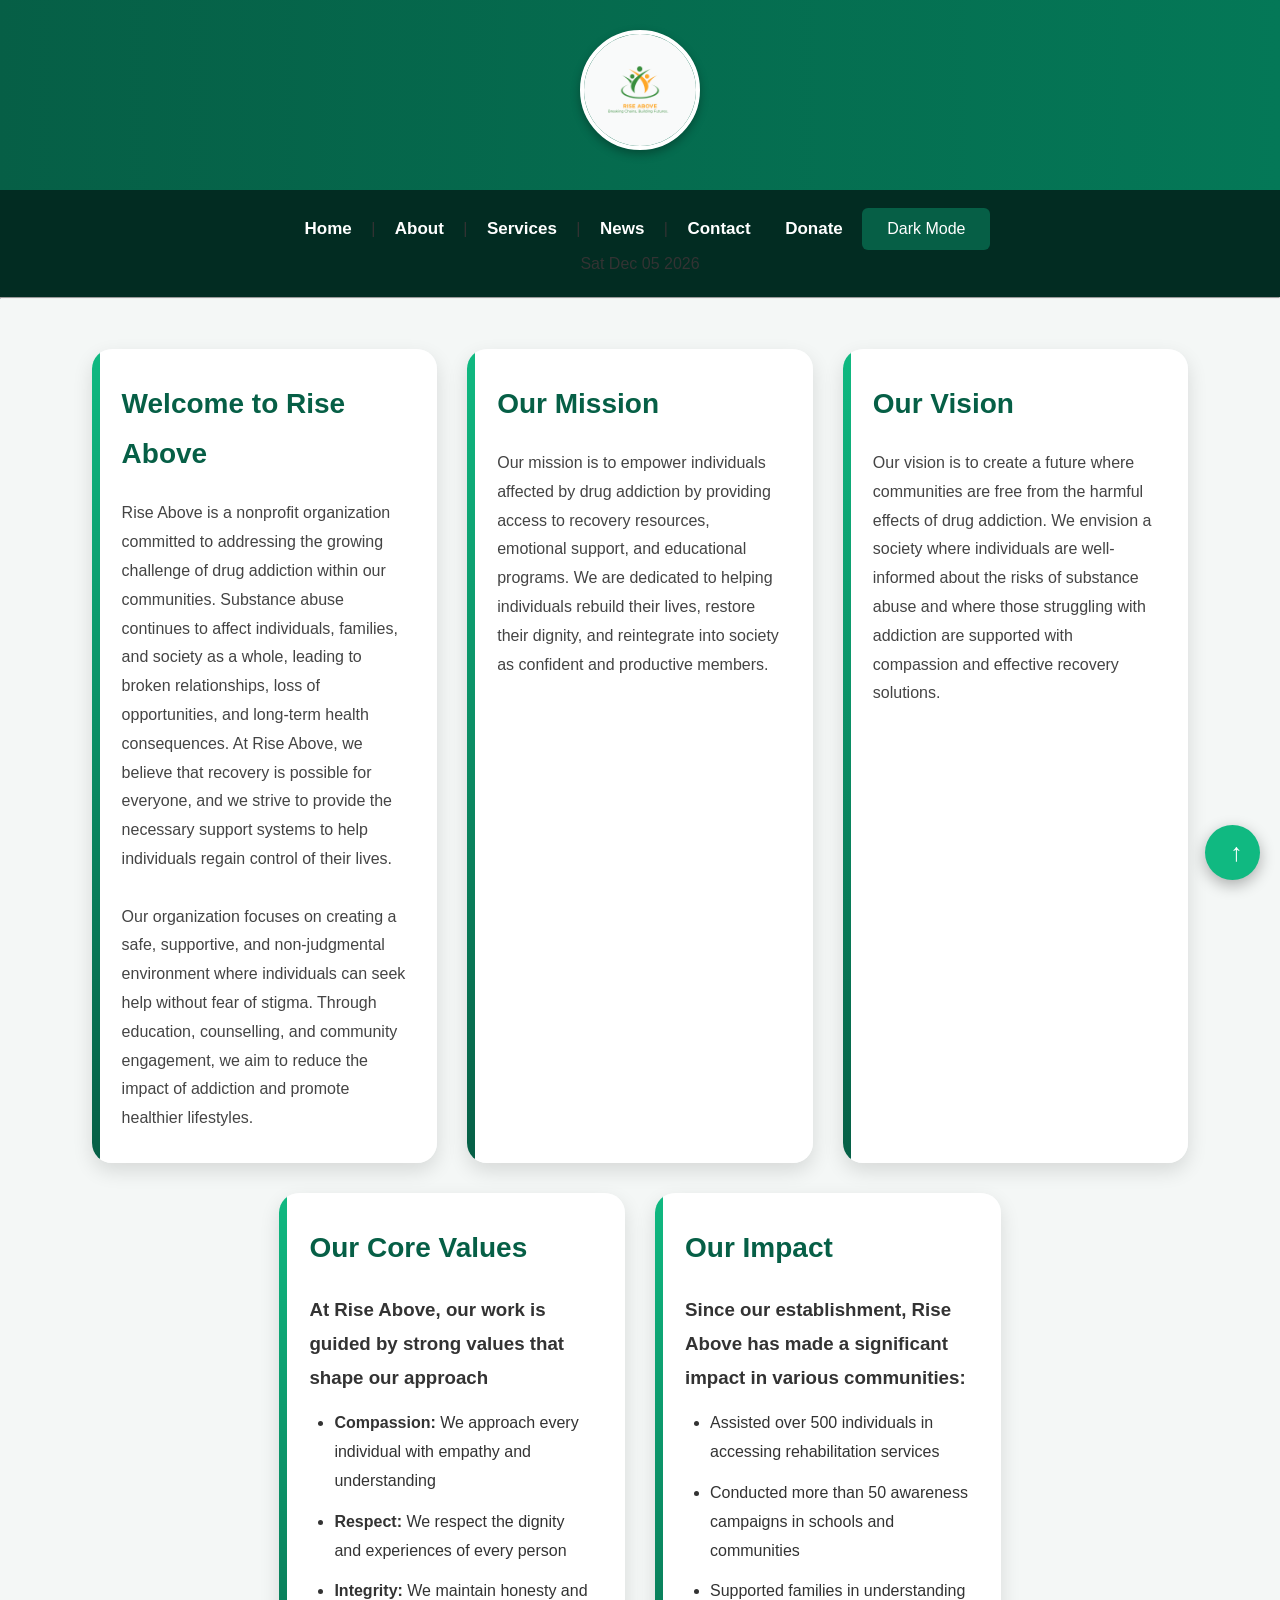
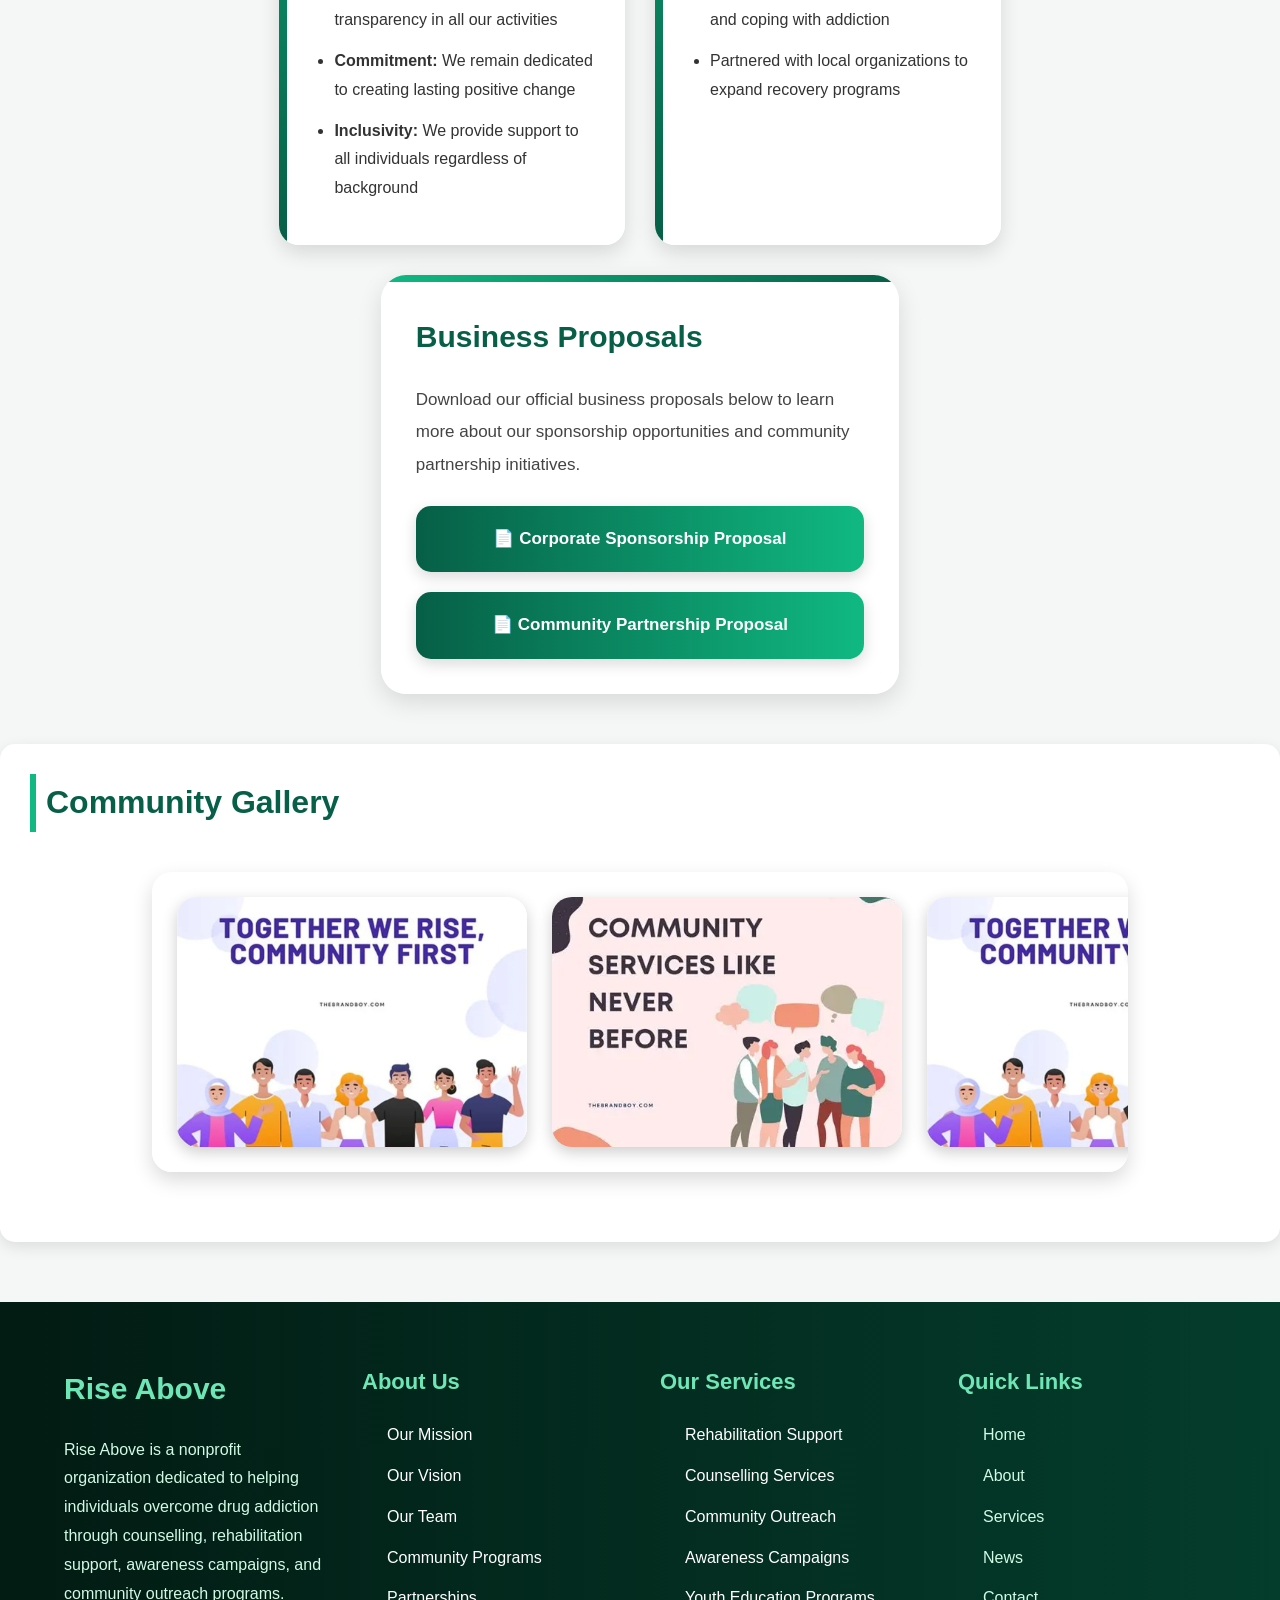
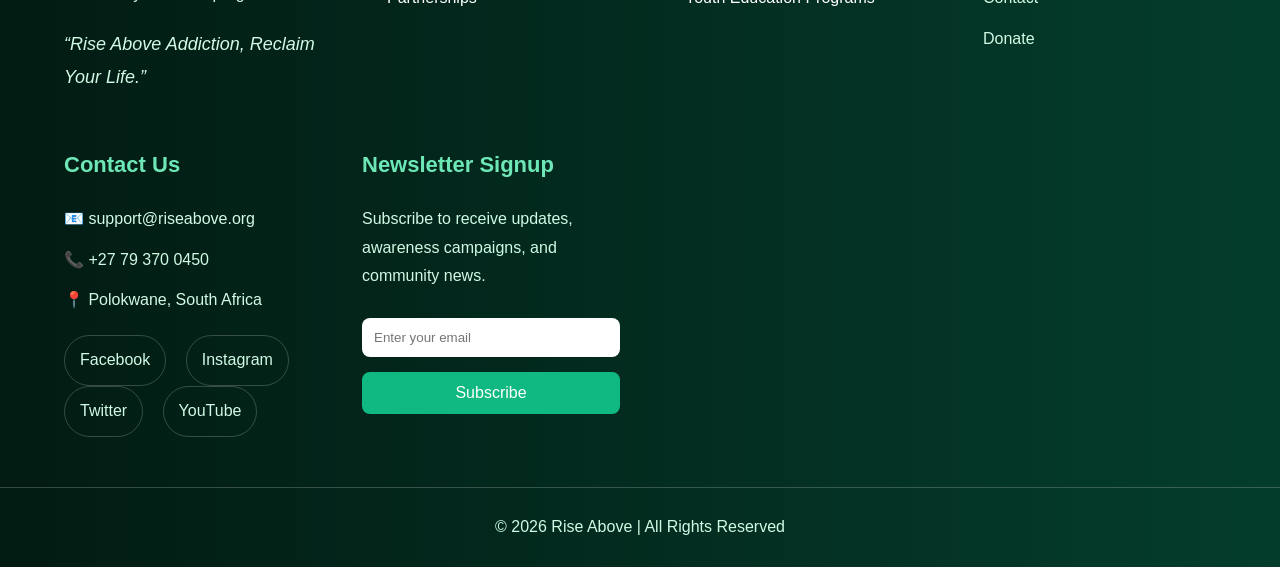
<file: index.html>
<!DOCTYPE html>
<html>
<head>
    <title>Rise Above - Home</title>
    <link rel="stylesheet" href="style.css">
</head>
<body>

<header>
    <img src="logo/Green and Orange Simple Charity & Donations Logo.png" alt="Rise Above Logo" width="100"><br>
</header>

<nav>
    <a href="index.html">Home</a> |
    <a href="about.html">About</a> |
    <a href="services.html">Services</a> |
    <a href="news.html">News</a> |
    <a href="contact.html">Contact</a>
    <a href="donate.html">Donate</a>

<button id="darkMode">
Dark Mode
</button>

<p id="today"></p>

</nav>

<hr>
<div class="info-container">
<div class="info-box">
<h2>Welcome to Rise Above</h2>
<p>Rise Above is a nonprofit organization committed to addressing the growing challenge of drug addiction within our communities. Substance abuse continues to affect individuals, families, and society as a whole, leading to broken relationships, loss of opportunities, and long-term health consequences. At Rise Above, we believe that recovery is possible for everyone, and we strive to provide the necessary support systems to help individuals regain control of their lives.
<br><br>
Our organization focuses on creating a safe, supportive, and non-judgmental environment where individuals can seek help without fear of stigma. Through education, counselling, and community engagement, we aim to reduce the impact of addiction and promote healthier lifestyles.</p>
</div>

<div class="info-box">
<h2>Our Mission</h2>
<p>Our mission is to empower individuals affected by drug addiction by providing access to recovery resources, emotional support, and educational programs. We are dedicated to helping individuals rebuild their lives, restore their dignity, and reintegrate into society as confident and productive members.</p>
</div>

<div class="info-box">
<h2>Our Vision</h2>
<p>Our vision is to create a future where communities are free from the harmful effects of drug addiction. We envision a society where individuals are well-informed about the risks of substance abuse and where those struggling with addiction are supported with compassion and effective recovery solutions.</p>
</div>

<div class="info-box">
<h2>Our Core Values</h2>
<h3>At Rise Above, our work is guided by strong values that shape our approach</h3>
<ul>
    <li> <b>Compassion:</b> We approach every individual with empathy and understanding</li>
    <li> <b>Respect:</b> We respect the dignity and experiences of every person</li>
    <li> <b>Integrity:</b> We maintain honesty and transparency in all our activities</li>
    <li> <b>Commitment:</b> We remain dedicated to creating lasting positive change</li>
    <li> <b>Inclusivity:</b> We provide support to all individuals regardless of background</li>
</ul>
</div>

<div class="info-box">
<h2>Our Impact</h2>
<h3>Since our establishment, Rise Above has made a significant impact in various communities:</h3>
<ul>
    <li>Assisted over 500 individuals in accessing rehabilitation services</li>
    <li>Conducted more than 50 awareness campaigns in schools and communities</li>
    <li>Supported families in understanding and coping with addiction</li>
    <li>Partnered with local organizations to expand recovery programs</li>
</ul>
</div>

<div class="about-box">

    <h2>Business Proposals</h2>

    <p class="proposal-text">
        Download our official business proposals below to learn more
        about our sponsorship opportunities and community partnership initiatives.
    </p>

    <div class="proposal-buttons">

        <a href="logo/Corporate Sponsorship Proposal.pdf" download>
            📄 Corporate Sponsorship Proposal
        </a>

        <a href="logo/Rise Above Non profit Website Document.pdf" download>
            📄 Community Partnership Proposal
        </a>

    </div>

</div>
</div>

<section>

<h2>Community Gallery</h2>

<div class="album-container">

    <div class="album-slider">

        <img src="logo/OIP (4).webp" alt="Helping people recover" class="gallery-image">
        <img src="logo/OIP (3).webp" alt="Community outreach" class="gallery-image">
        <img src="logo/OIP (4).webp" alt="Support programs" class="gallery-image">
        <img src="logo/OIP (3).webp" alt="Awareness campaign" class="gallery-image">

    </div>

</div>

</section>

<button id="topBtn">↑</button>

<footer>

<div class="footer-container">

    <!-- FOOTER BRAND -->
    <div class="footer-section">
        <h2>Rise Above</h2>

        <p>
            Rise Above is a nonprofit organization dedicated to helping
            individuals overcome drug addiction through counselling,
            rehabilitation support, awareness campaigns, and community outreach programs.
        </p>

        <p class="footer-slogan">
            “Rise Above Addiction, Reclaim Your Life.”
        </p>
    </div>

    <!-- ABOUT -->
    <div class="footer-section">
        <h3>About Us</h3>

        <ul>
            <li>Our Mission</li>
            <li>Our Vision</li>
            <li>Our Team</li>
            <li>Community Programs</li>
            <li>Partnerships</li>
        </ul>
    </div>

    <!-- SERVICES -->
    <div class="footer-section">
        <h3>Our Services</h3>

        <ul>
            <li>Rehabilitation Support</li>
            <li>Counselling Services</li>
            <li>Community Outreach</li>
            <li>Awareness Campaigns</li>
            <li>Youth Education Programs</li>
        </ul>
    </div>

    <!-- QUICK LINKS -->
    <div class="footer-section">
        <h3>Quick Links</h3>

        <ul>
            <li><a href="index.html">Home</a></li>
            <li><a href="about.html">About</a></li>
            <li><a href="services.html">Services</a></li>
            <li><a href="news.html">News</a></li>
            <li><a href="contact.html">Contact</a></li>
            <li><a href="donate.html">Donate</a></li>
        </ul>
    </div>

    <!-- CONTACT -->
    <div class="footer-section">
        <h3>Contact Us</h3>

        <p>📧 support@riseabove.org</p>
        <p>📞 +27 79 370 0450</p>
        <p>📍 Polokwane, South Africa</p>

        <div class="social-icons">
            <a href="#">Facebook</a>
            <a href="#">Instagram</a>
            <a href="#">Twitter</a>
            <a href="#">YouTube</a>
        </div>
    </div>

    <!-- NEWSLETTER -->
    <div class="footer-section newsletter">
        <h3>Newsletter Signup</h3>

        <p>
            Subscribe to receive updates, awareness campaigns,
            and community news.
        </p>

        <form id="newsletterForm">
            <input type="email" placeholder="Enter your email">
            <button type="submit">Subscribe</button>
        </form>
    </div>

</div>

<!-- FOOTER BOTTOM -->
<div class="footer-bottom">

    <p>&copy; <span id="year"></span> Rise Above | All Rights Reserved</p>

</div>

</footer>
<script src="script.js"></script>
</body>
</html>
</file>
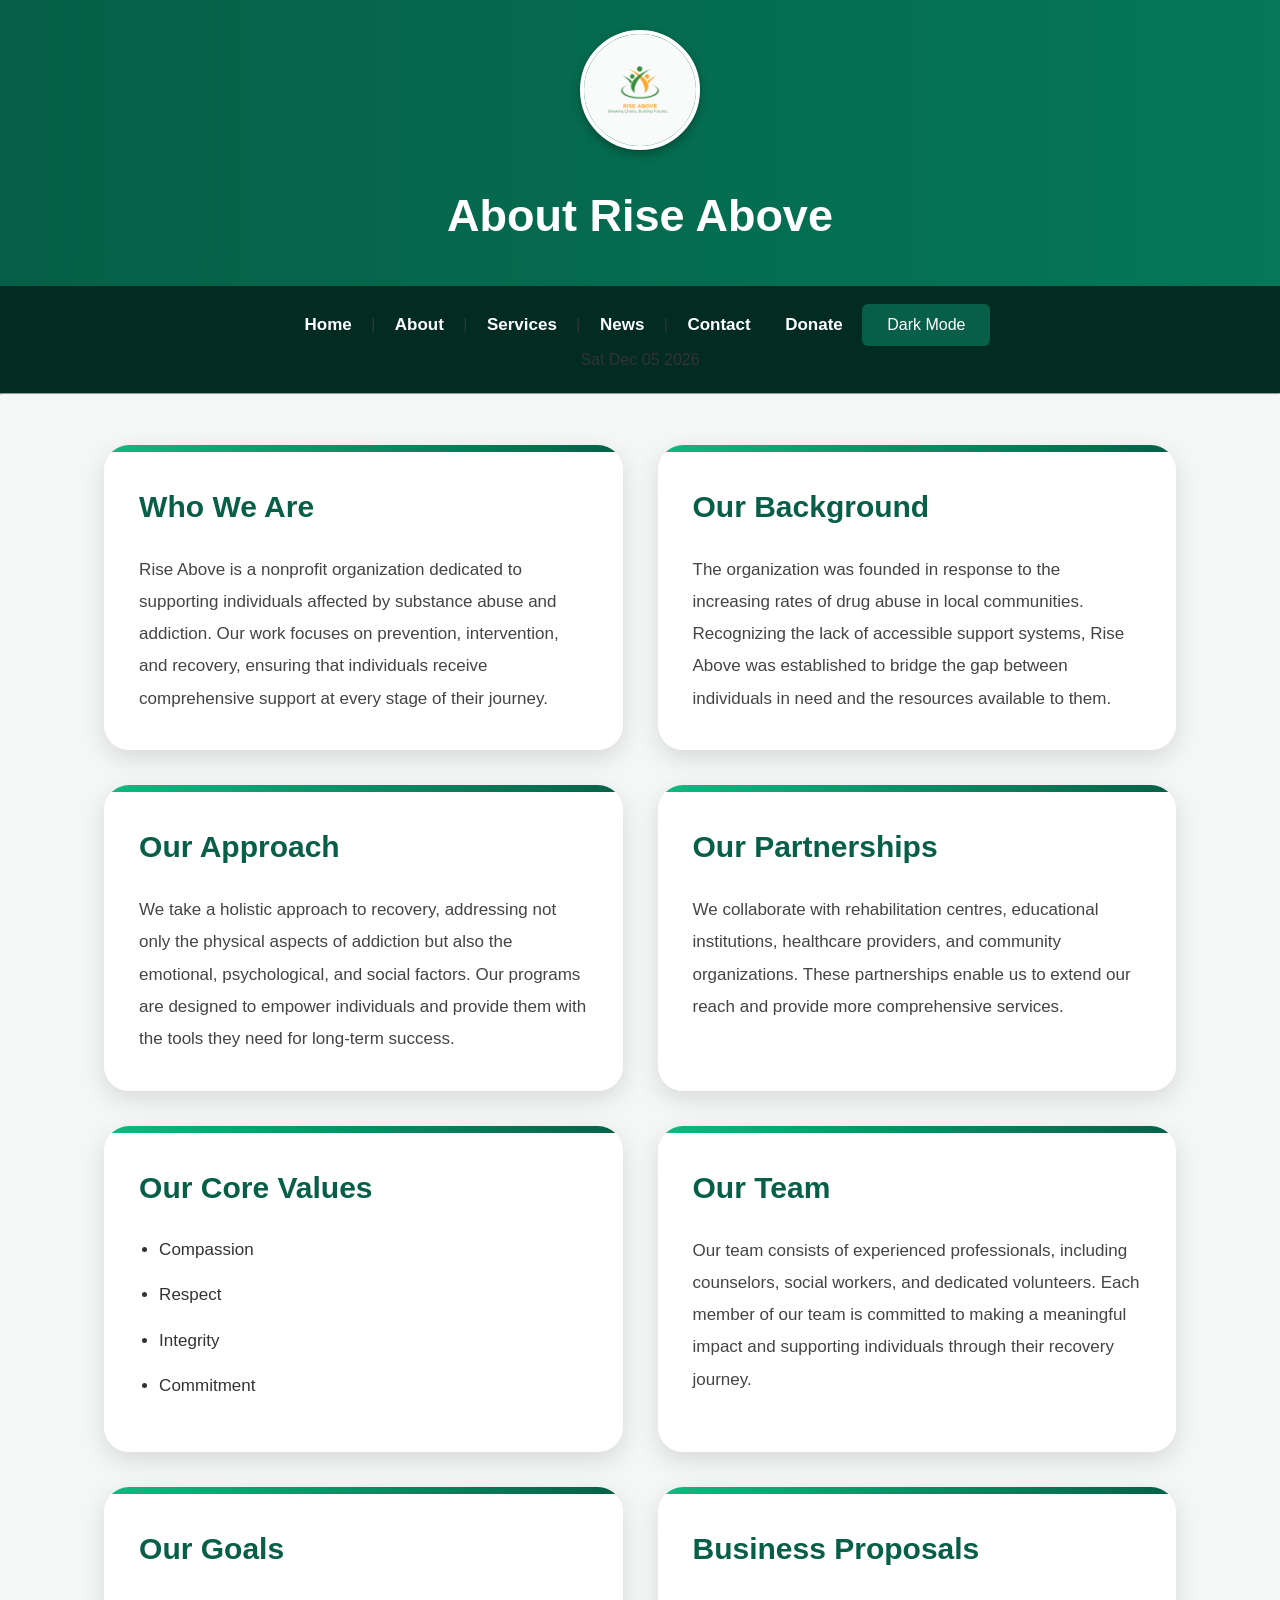
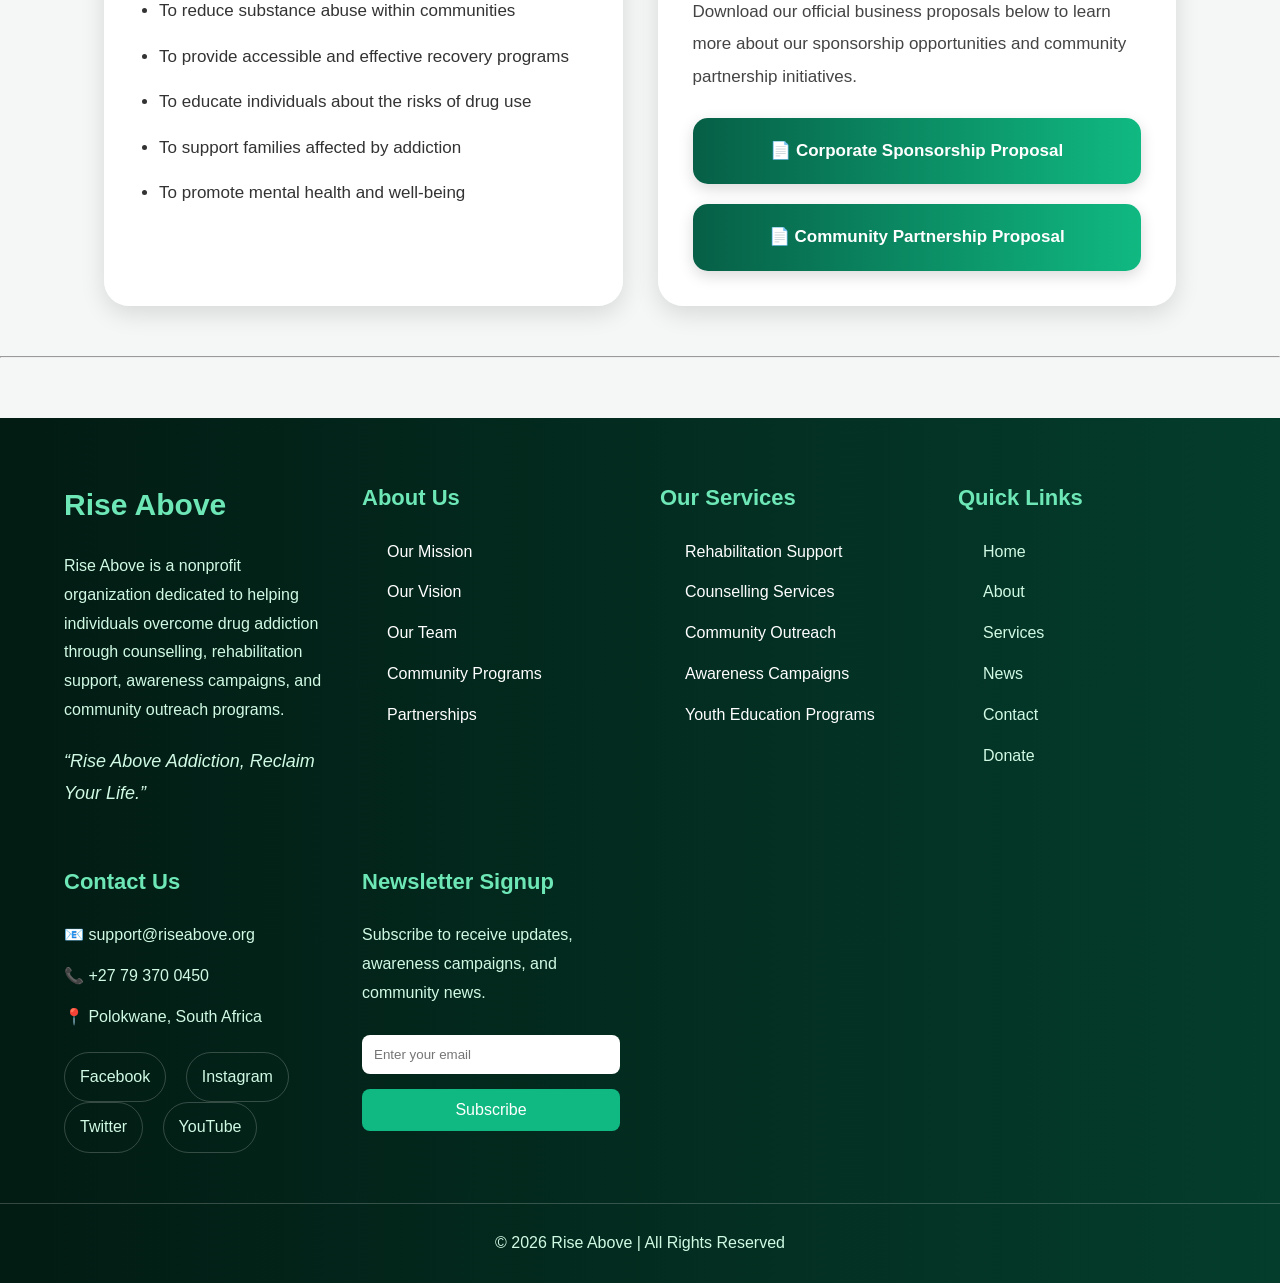
<file: about.html>
<!DOCTYPE html>
<html>
<head>
    <title>Rise Above - About Us</title>
    <link rel="stylesheet" href="style.css">
</head>
<body>

<header>
    <img src="logo/Green and Orange Simple Charity & Donations Logo.png" alt="Rise Above Logo" width="100"><br>
    <h1>About Rise Above</h1>
</header>
<nav>
    <a href="index.html">Home</a> |
    <a href="about.html">About</a> |
    <a href="services.html">Services</a> |
    <a href="news.html">News</a> |
    <a href="contact.html">Contact</a>
    <a href="donate.html">Donate</a>

<button id="darkMode">
Dark Mode
</button>

<p id="today"></p>

</nav>

<hr>
<div class="about-container">

<div class="about-box">
<h2>Who We Are</h2>
<p>Rise Above is a nonprofit organization dedicated to supporting individuals affected by substance abuse and addiction. Our work focuses on prevention, intervention, and recovery, ensuring that individuals receive comprehensive support at every stage of their journey.</p>
</div>

<div class="about-box">
<h2>Our Background</h2>
<p>The organization was founded in response to the increasing rates of drug abuse in local communities. Recognizing the lack of accessible support systems, Rise Above was established to bridge the gap between individuals in need and the resources available to them.</p>
</div>

<div class="about-box">
<h2>Our Approach</h2>
<p>We take a holistic approach to recovery, addressing not only the physical aspects of addiction but also the emotional, psychological, and social factors. Our programs are designed to empower individuals and provide them with the tools they need for long-term success.</p>
</div>

<div class="about-box">
<h2>Our Partnerships</h2>
<p>We collaborate with rehabilitation centres, educational institutions, healthcare providers, and community organizations. These partnerships enable us to extend our reach and provide more comprehensive services.</p>
</div>

<div class="about-box">
<h2>Our Core Values</h2>
<ul>
    <li>Compassion</li>
    <li>Respect</li>
    <li>Integrity</li>
    <li>Commitment</li>
</ul>
</div>

<div class="about-box">
<h2>Our Team</h2>
<p>Our team consists of experienced professionals, including counselors, social workers, and dedicated volunteers. Each member of our team is committed to making a meaningful impact and supporting individuals through their recovery journey.</p>
</div>

<div class="about-box">
<h2>Our Goals</h2>
<ul>
    <li>To reduce substance abuse within communities</li>
    <li>To provide accessible and effective recovery programs</li>
    <li>To educate individuals about the risks of drug use</li>
    <li>To support families affected by addiction</li>
    <li>To promote mental health and well-being</li>
</ul>
</div>

<div class="about-box">

    <h2>Business Proposals</h2>

    <p class="proposal-text">
        Download our official business proposals below to learn more
        about our sponsorship opportunities and community partnership initiatives.
    </p>

    <div class="proposal-buttons">

        <a href="logo/Corporate Sponsorship Proposal.pdf" download>
            📄 Corporate Sponsorship Proposal
        </a>

        <a href="logo/Rise Above Non profit Website Document.pdf" download>
            📄 Community Partnership Proposal
        </a>

    </div>

</div>

</div>

<hr>

<footer>

<div class="footer-container">

    <!-- FOOTER BRAND -->
    <div class="footer-section">
        <h2>Rise Above</h2>

        <p>
            Rise Above is a nonprofit organization dedicated to helping
            individuals overcome drug addiction through counselling,
            rehabilitation support, awareness campaigns, and community outreach programs.
        </p>

        <p class="footer-slogan">
            “Rise Above Addiction, Reclaim Your Life.”
        </p>
    </div>

    <!-- ABOUT -->
    <div class="footer-section">
        <h3>About Us</h3>

        <ul>
            <li>Our Mission</li>
            <li>Our Vision</li>
            <li>Our Team</li>
            <li>Community Programs</li>
            <li>Partnerships</li>
        </ul>
    </div>

    <!-- SERVICES -->
    <div class="footer-section">
        <h3>Our Services</h3>

        <ul>
            <li>Rehabilitation Support</li>
            <li>Counselling Services</li>
            <li>Community Outreach</li>
            <li>Awareness Campaigns</li>
            <li>Youth Education Programs</li>
        </ul>
    </div>

    <!-- QUICK LINKS -->
    <div class="footer-section">
        <h3>Quick Links</h3>

        <ul>
            <li><a href="index.html">Home</a></li>
            <li><a href="about.html">About</a></li>
            <li><a href="services.html">Services</a></li>
            <li><a href="news.html">News</a></li>
            <li><a href="contact.html">Contact</a></li>
            <li><a href="donate.html">Donate</a></li>
        </ul>
    </div>

    <!-- CONTACT -->
    <div class="footer-section">
        <h3>Contact Us</h3>

        <p>📧 support@riseabove.org</p>
        <p>📞 +27 79 370 0450</p>
        <p>📍 Polokwane, South Africa</p>

        <div class="social-icons">
            <a href="#">Facebook</a>
            <a href="#">Instagram</a>
            <a href="#">Twitter</a>
            <a href="#">YouTube</a>
        </div>
    </div>

    <!-- NEWSLETTER -->
    <div class="footer-section newsletter">
        <h3>Newsletter Signup</h3>

        <p>
            Subscribe to receive updates, awareness campaigns,
            and community news.
        </p>

        <form id="newsletterForm">
            <input type="email" placeholder="Enter your email">
            <button type="submit">Subscribe</button>
        </form>
    </div>

</div>

<!-- FOOTER BOTTOM -->
<div class="footer-bottom">

    <p>&copy; <span id="year"></span> Rise Above | All Rights Reserved</p>

</div>

</footer>
<script src="script.js"></script>
</body>
</html>
</file>
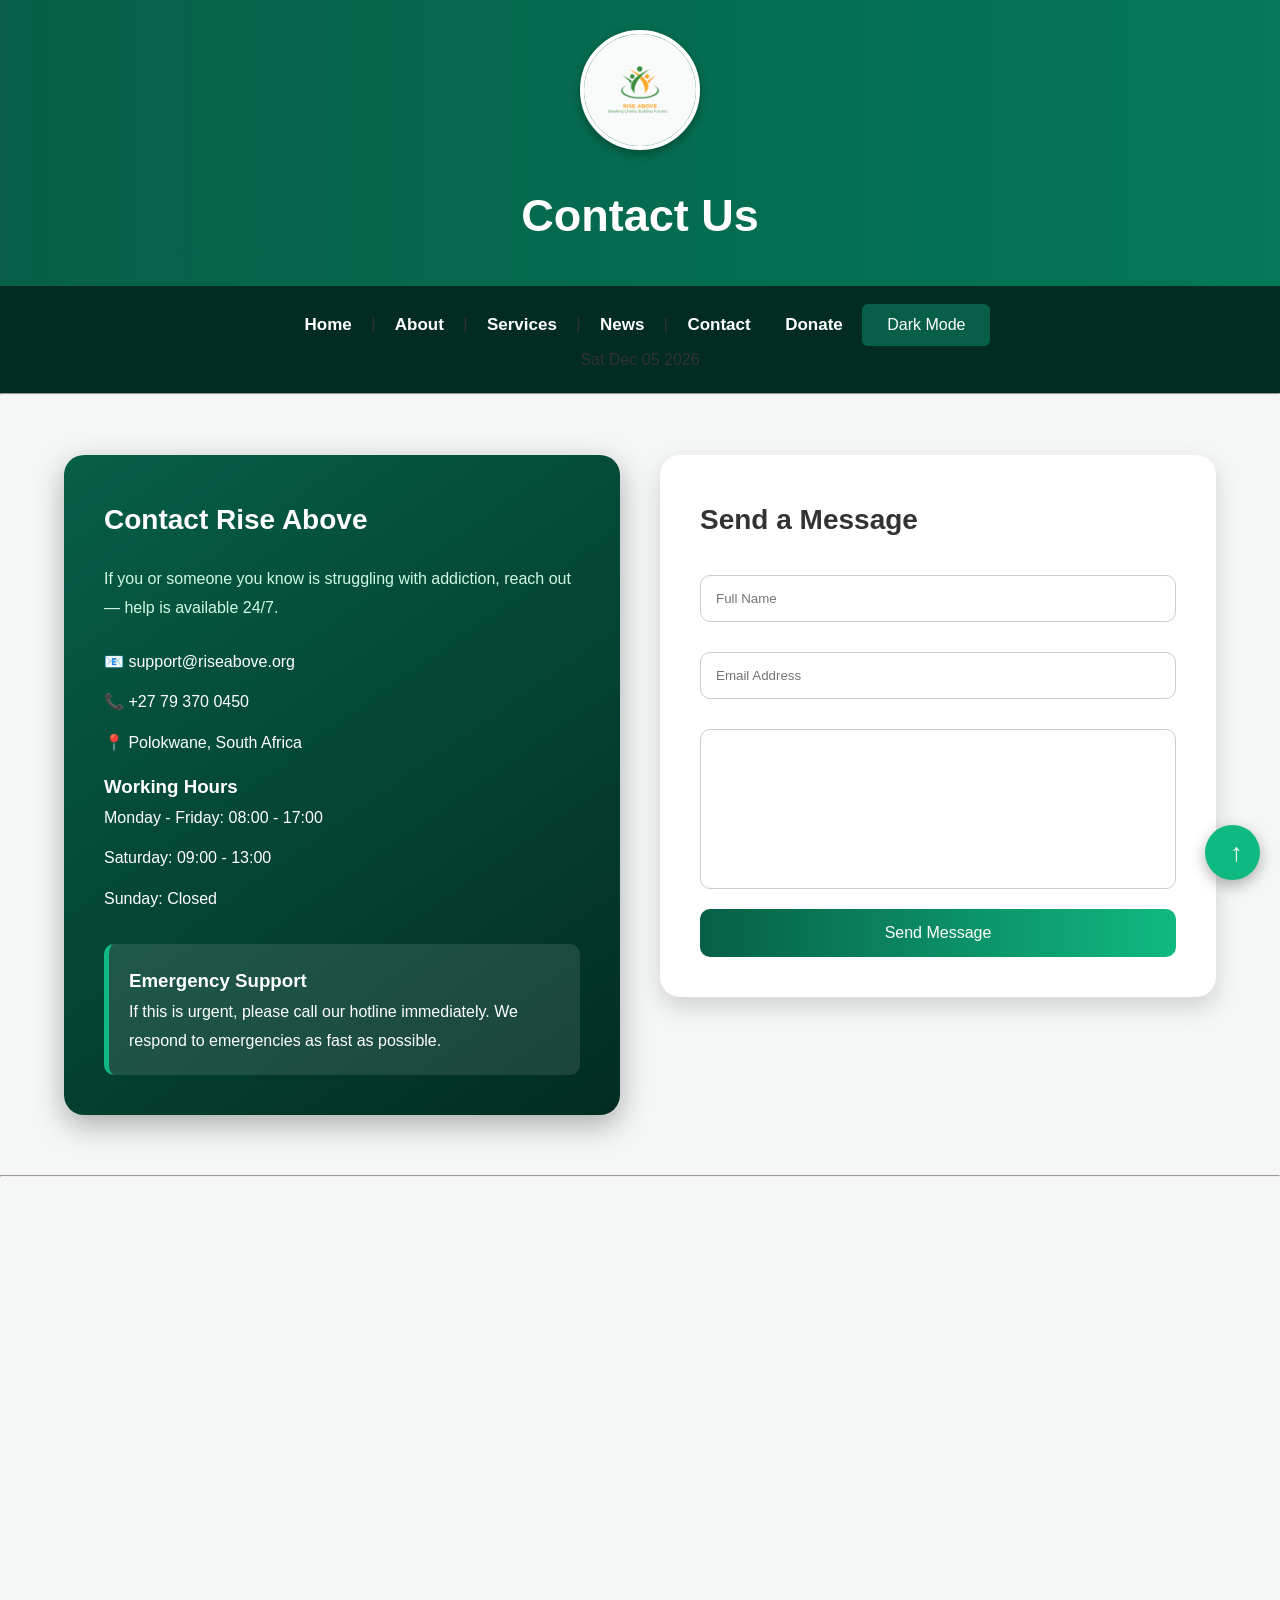
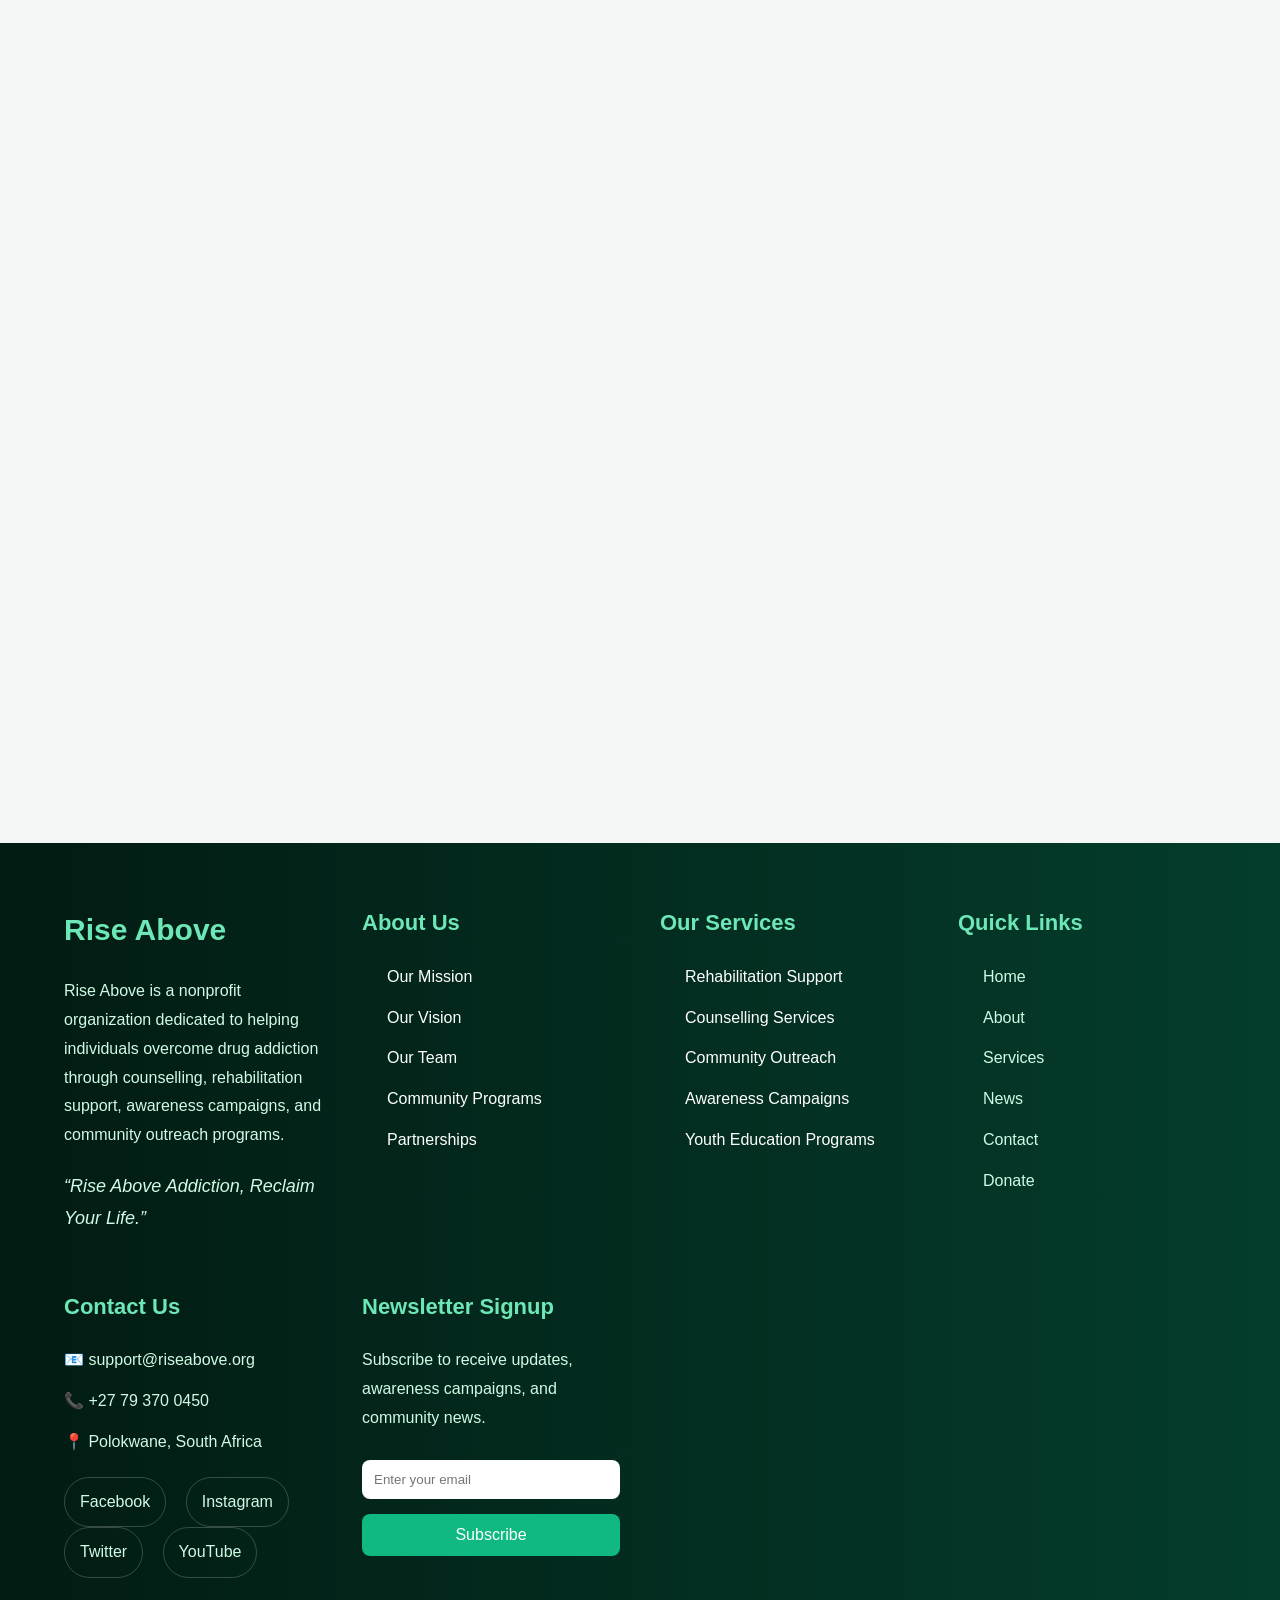
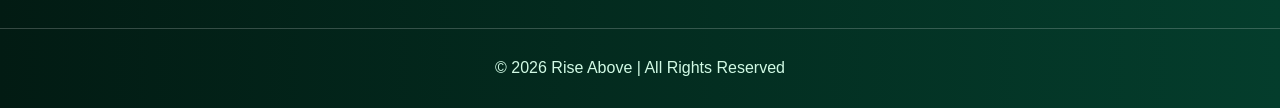
<file: contact.html>
<!DOCTYPE html>
<html>
<head>
    <title>Rise Above - Contact</title>
    <link rel="stylesheet" href="style.css">
</head>
<body>

    <header>
    <img src="logo/Green and Orange Simple Charity & Donations Logo.png" alt="Rise Above Logo" width="100"><br>
    <h1>Contact Us</h1>
</header>

<nav>
    <a href="index.html">Home</a> |
    <a href="about.html">About</a> |
    <a href="services.html">Services</a> |
    <a href="news.html">News</a> |
    <a href="contact.html">Contact</a>
    <a href="donate.html">Donate</a>

<button id="darkMode">
Dark Mode
</button>

<p id="today"></p>

</nav>

<hr>
<div class="contact-page">

    <!-- LEFT SIDE -->
    <div class="contact-left">

        <h2>Contact Rise Above</h2>

        <p class="highlight-text">
            If you or someone you know is struggling with addiction,
            reach out — help is available 24/7.
        </p>

        <div class="contact-info">

            <p>📧 support@riseabove.org</p>
            <p>📞 +27 79 370 0450</p>
            <p>📍 Polokwane, South Africa</p>

        </div>

        <div class="hours">

            <h3>Working Hours</h3>

            <p>Monday - Friday: 08:00 - 17:00</p>
            <p>Saturday: 09:00 - 13:00</p>
            <p>Sunday: Closed</p>

        </div>

        <div class="emergency-box">
            <h3>Emergency Support</h3>
            <p>
                If this is urgent, please call our hotline immediately.
                We respond to emergencies as fast as possible.
            </p>
        </div>

    </div>

    <!-- RIGHT SIDE -->
    <div class="contact-right">

        <h2>Send a Message</h2>

    <form id="contactForm">

        <input type="text" id="name" placeholder="Full Name">

        <input type="email" id="email" placeholder="Email Address">

        <textarea id="message"></textarea>

        <button type="submit">Send Message</button>

    </form>

    </div>

</div>

<hr>
<iframe src="https://www.google.com/maps/embed?pb=!1m18!1m12!1m3!1d1507.2513343247806!2d29.451271904350342!3d-23.903516656140642!2m3!1f0!2f0!3f0!3m2!1i1024!2i768!4f13.1!3m3!1m2!1s0x1ec6d95d7b803b43%3A0xb41619df1e3b1f1a!2sLesetja%20Occupational%20Therapists!5e0!3m2!1sen!2sza!4v1779456114644!5m2!1sen!2sza" width="600" height="450" style="border:0;" allowfullscreen="" loading="lazy" referrerpolicy="no-referrer-when-downgrade"></iframe>

<iframe src="https://docs.google.com/forms/d/e/1FAIpQLSdPxJxjwpjtUaWqPsJd__9_Gc8NgxeEOv2SEu2ZDggGPrTLrA/viewform?embedded=true" width="640" height="1196" frameborder="0" marginheight="0" marginwidth="0">Loading…</iframe>

<button id="topBtn">↑</button>


<footer>

<div class="footer-container">

    <!-- FOOTER BRAND -->
    <div class="footer-section">
        <h2>Rise Above</h2>

        <p>
            Rise Above is a nonprofit organization dedicated to helping
            individuals overcome drug addiction through counselling,
            rehabilitation support, awareness campaigns, and community outreach programs.
        </p>

        <p class="footer-slogan">
            “Rise Above Addiction, Reclaim Your Life.”
        </p>
    </div>

    <!-- ABOUT -->
    <div class="footer-section">
        <h3>About Us</h3>

        <ul>
            <li>Our Mission</li>
            <li>Our Vision</li>
            <li>Our Team</li>
            <li>Community Programs</li>
            <li>Partnerships</li>
        </ul>
    </div>

    <!-- SERVICES -->
    <div class="footer-section">
        <h3>Our Services</h3>

        <ul>
            <li>Rehabilitation Support</li>
            <li>Counselling Services</li>
            <li>Community Outreach</li>
            <li>Awareness Campaigns</li>
            <li>Youth Education Programs</li>
        </ul>
    </div>

    <!-- QUICK LINKS -->
    <div class="footer-section">
        <h3>Quick Links</h3>

        <ul>
            <li><a href="index.html">Home</a></li>
            <li><a href="about.html">About</a></li>
            <li><a href="services.html">Services</a></li>
            <li><a href="news.html">News</a></li>
            <li><a href="contact.html">Contact</a></li>
            <li><a href="donate.html">Donate</a></li>
        </ul>
    </div>

    <!-- CONTACT -->
    <div class="footer-section">
        <h3>Contact Us</h3>

        <p>📧 support@riseabove.org</p>
        <p>📞 +27 79 370 0450</p>
        <p>📍 Polokwane, South Africa</p>

        <div class="social-icons">
            <a href="#">Facebook</a>
            <a href="#">Instagram</a>
            <a href="#">Twitter</a>
            <a href="#">YouTube</a>
        </div>
    </div>

    <!-- NEWSLETTER -->
    <div class="footer-section newsletter">
        <h3>Newsletter Signup</h3>

        <p>
            Subscribe to receive updates, awareness campaigns,
            and community news.
        </p>

        <form id="newsletterForm">
            <input type="email" placeholder="Enter your email">
            <button type="submit">Subscribe</button>
        </form>
    </div>

</div>

<!-- FOOTER BOTTOM -->
<div class="footer-bottom">

    <p>&copy; <span id="year"></span> Rise Above | All Rights Reserved</p>

</div>

</footer>
<script src="script.js"></script>
</body>
</html>
</file>
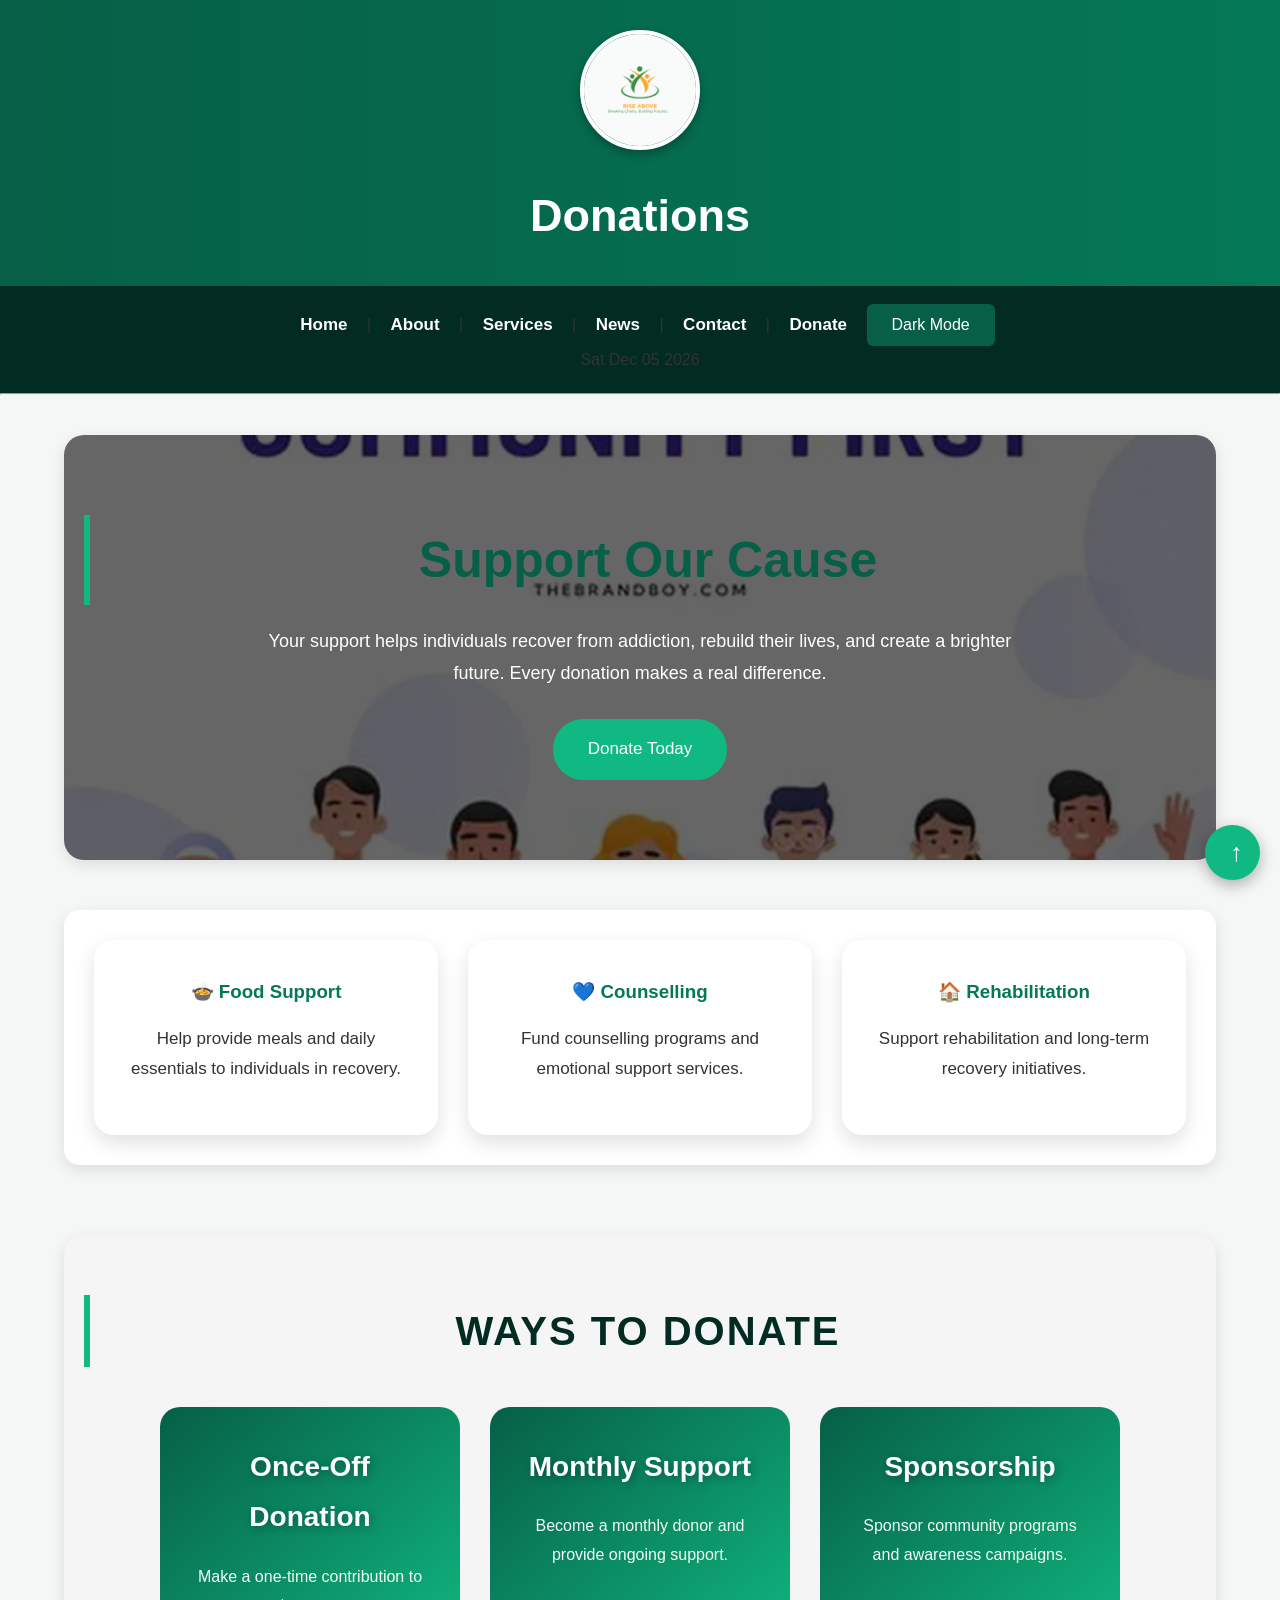
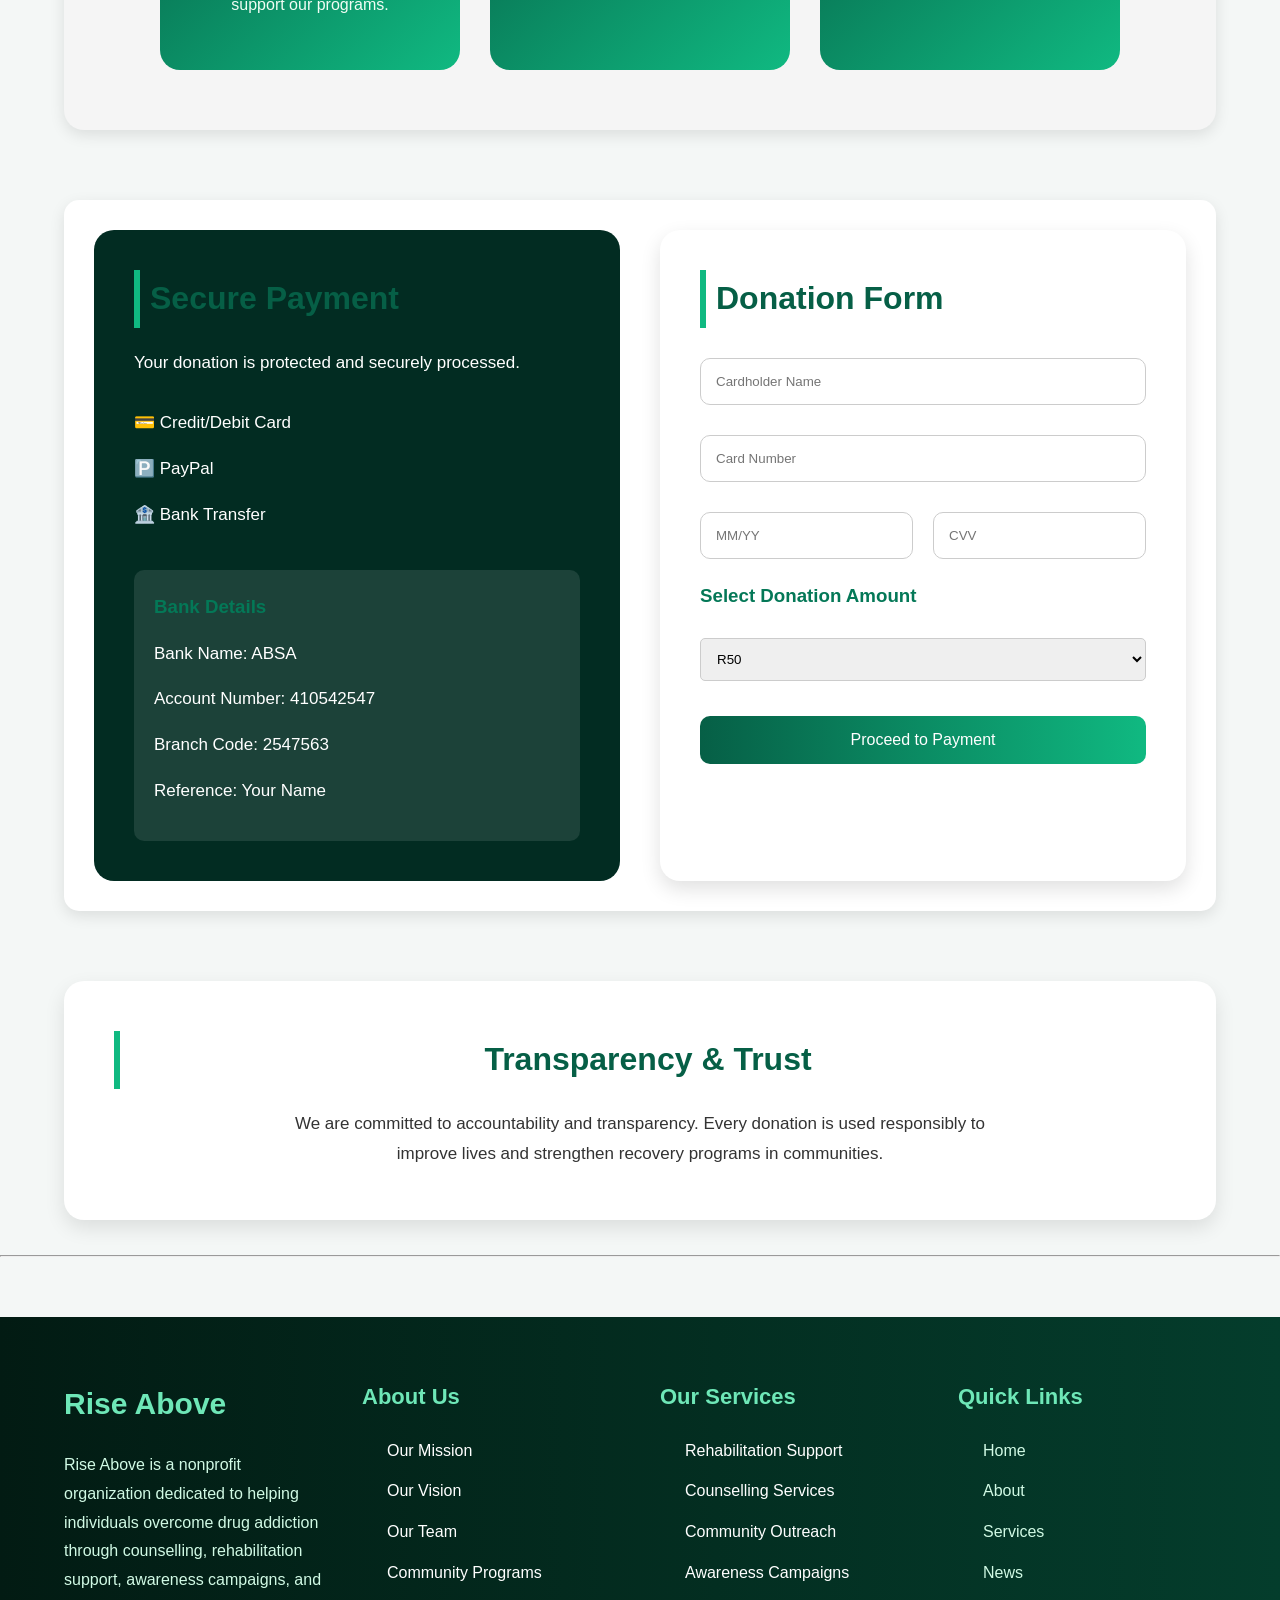
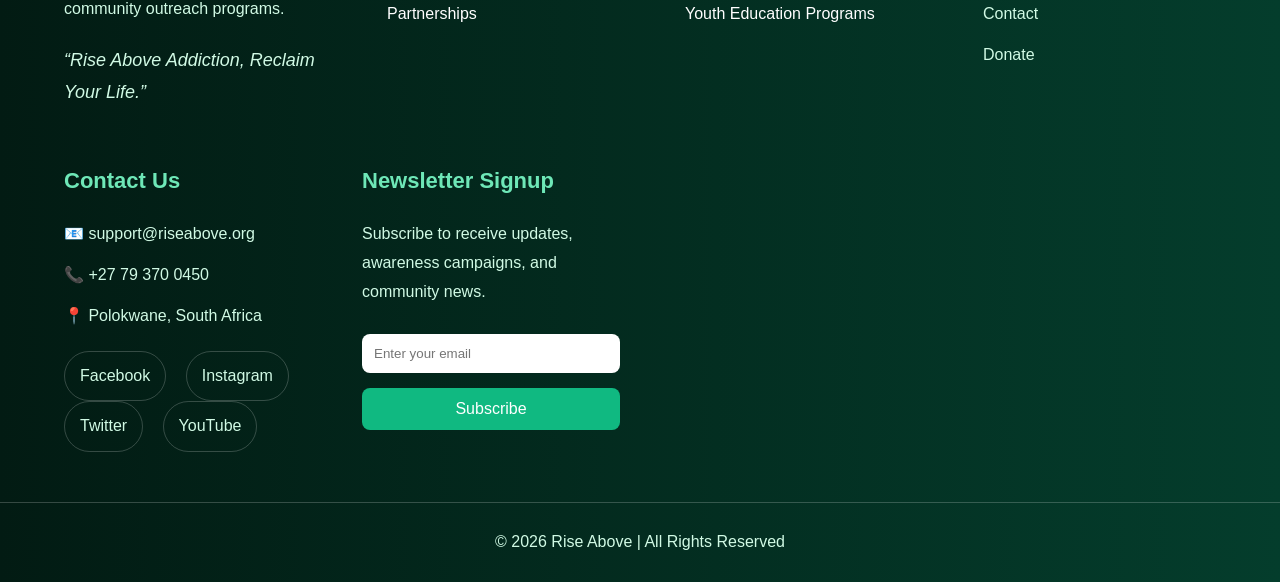
<file: donate.html>
<!DOCTYPE html>
<html>
<head>
    <title>Rise Above - Donate</title>
    <link rel="stylesheet" href="style.css">
</head>
<body>

<header>
    <img src="logo/Green and Orange Simple Charity & Donations Logo.png" alt="Rise Above Logo" width="100"><br>
    <h1>Donations</h1>
</header>

<nav>
    <a href="index.html">Home</a> |
    <a href="about.html">About</a> |
    <a href="services.html">Services</a> |
    <a href="news.html">News</a> |
    <a href="contact.html">Contact</a> |
    <a href="donate.html">Donate</a>

<button id="darkMode">
Dark Mode
</button>

<p id="today"></p>

</nav>

<hr>
<div class="donate-page">

    <!-- HERO SECTION -->
    <section class="donate-hero">

        <h2>Support Our Cause</h2>

        <p>
            Your support helps individuals recover from addiction,
            rebuild their lives, and create a brighter future.
            Every donation makes a real difference.
        </p>

        <a href="#donation-form" class="donate-btn">
        Donate Today
        </a>

    </section>

    <!-- IMPACT CARDS -->
    <section class="impact-section">

        <div class="impact-card">
            <h3>🍲 Food Support</h3>
            <p>
                Help provide meals and daily essentials to individuals in recovery.
            </p>
        </div>

        <div class="impact-card">
            <h3>💙 Counselling</h3>
            <p>
                Fund counselling programs and emotional support services.
            </p>
        </div>

        <div class="impact-card">
            <h3>🏠 Rehabilitation</h3>
            <p>
                Support rehabilitation and long-term recovery initiatives.
            </p>
        </div>

    </section>

    <!-- DONATION OPTIONS -->
    <section class="donation-options">

        <h2>Ways to Donate</h2>

        <div class="donation-boxes">

            <div class="donation-box">
                <h3>Once-Off Donation</h3>
                <p>
                    Make a one-time contribution to support our programs.
                </p>
            </div>

            <div class="donation-box">
                <h3>Monthly Support</h3>
                <p>
                    Become a monthly donor and provide ongoing support.
                </p>
            </div>

            <div class="donation-box">
                <h3>Sponsorship</h3>
                <p>
                    Sponsor community programs and awareness campaigns.
                </p>
            </div>

        </div>

    </section>

    <!-- PAYMENT SECTION -->
    <section class="payment-section" id="donation-form">

        <div class="payment-left">

            <h2>Secure Payment</h2>

            <p>
                Your donation is protected and securely processed.
            </p>

            <div class="payment-methods">

                <p>💳 Credit/Debit Card</p>
                <p>🅿️ PayPal</p>
                <p>🏦 Bank Transfer</p>

            </div>

            <div class="bank-details">

                <h3>Bank Details</h3>

                <p>Bank Name: ABSA</p>
                <p>Account Number: 410542547</p>
                <p>Branch Code: 2547563</p>
                <p>Reference: Your Name</p>

            </div>

        </div>

        <!-- FORM -->
        <div class="payment-right">

            <h2>Donation Form</h2>

            <form id="donationForm">

                <input type="text" placeholder="Cardholder Name">

                <input type="text" placeholder="Card Number">

                <div class="card-row">

                    <input type="text" placeholder="MM/YY">

                    <input type="text" placeholder="CVV">

                </div>

                <h3>Select Donation Amount</h3>

                <select id="donationAmount">

                    <option value="50">R50</option>
                    <option value="100">R100</option>
                    <option value="250">R250</option>
                    <option value="500">R500</option>

                </select>

<p id="selectedAmount"></p>

                <button type="submit">
                    Proceed to Payment
                </button>

            </form>

        </div>

    </section>

    <!-- TRUST SECTION -->
    <section class="trust-section">

        <h2>Transparency & Trust</h2>

        <p>
            We are committed to accountability and transparency.
            Every donation is used responsibly to improve lives
            and strengthen recovery programs in communities.
        </p>

    </section>

</div>

<hr>


<button id="topBtn">↑</button>

<footer>

<div class="footer-container">

    <!-- FOOTER BRAND -->
    <div class="footer-section">
        <h2>Rise Above</h2>

        <p>
            Rise Above is a nonprofit organization dedicated to helping
            individuals overcome drug addiction through counselling,
            rehabilitation support, awareness campaigns, and community outreach programs.
        </p>

        <p class="footer-slogan">
            “Rise Above Addiction, Reclaim Your Life.”
        </p>
    </div>

    <!-- ABOUT -->
    <div class="footer-section">
        <h3>About Us</h3>

        <ul>
            <li>Our Mission</li>
            <li>Our Vision</li>
            <li>Our Team</li>
            <li>Community Programs</li>
            <li>Partnerships</li>
        </ul>
    </div>

    <!-- SERVICES -->
    <div class="footer-section">
        <h3>Our Services</h3>

        <ul>
            <li>Rehabilitation Support</li>
            <li>Counselling Services</li>
            <li>Community Outreach</li>
            <li>Awareness Campaigns</li>
            <li>Youth Education Programs</li>
        </ul>
    </div>

    <!-- QUICK LINKS -->
    <div class="footer-section">
        <h3>Quick Links</h3>

        <ul>
            <li><a href="index.html">Home</a></li>
            <li><a href="about.html">About</a></li>
            <li><a href="services.html">Services</a></li>
            <li><a href="news.html">News</a></li>
            <li><a href="contact.html">Contact</a></li>
            <li><a href="donate.html">Donate</a></li>
        </ul>
    </div>

    <!-- CONTACT -->
    <div class="footer-section">
        <h3>Contact Us</h3>

        <p>📧 support@riseabove.org</p>
        <p>📞 +27 79 370 0450</p>
        <p>📍 Polokwane, South Africa</p>

        <div class="social-icons">
            <a href="#">Facebook</a>
            <a href="#">Instagram</a>
            <a href="#">Twitter</a>
            <a href="#">YouTube</a>
        </div>
    </div>

    <!-- NEWSLETTER -->
    <div class="footer-section newsletter">
        <h3>Newsletter Signup</h3>

        <p>
            Subscribe to receive updates, awareness campaigns,
            and community news.
        </p>

        <form id="newsletterForm">
            <input type="email" placeholder="Enter your email">
            <button type="submit">Subscribe</button>
        </form>
    </div>

</div>

<!-- FOOTER BOTTOM -->
<div class="footer-bottom">

    <p>&copy; <span id="year"></span> Rise Above | All Rights Reserved</p>

</div>

</footer>
<script src="script.js"></script>
</body>
</html>
</file>
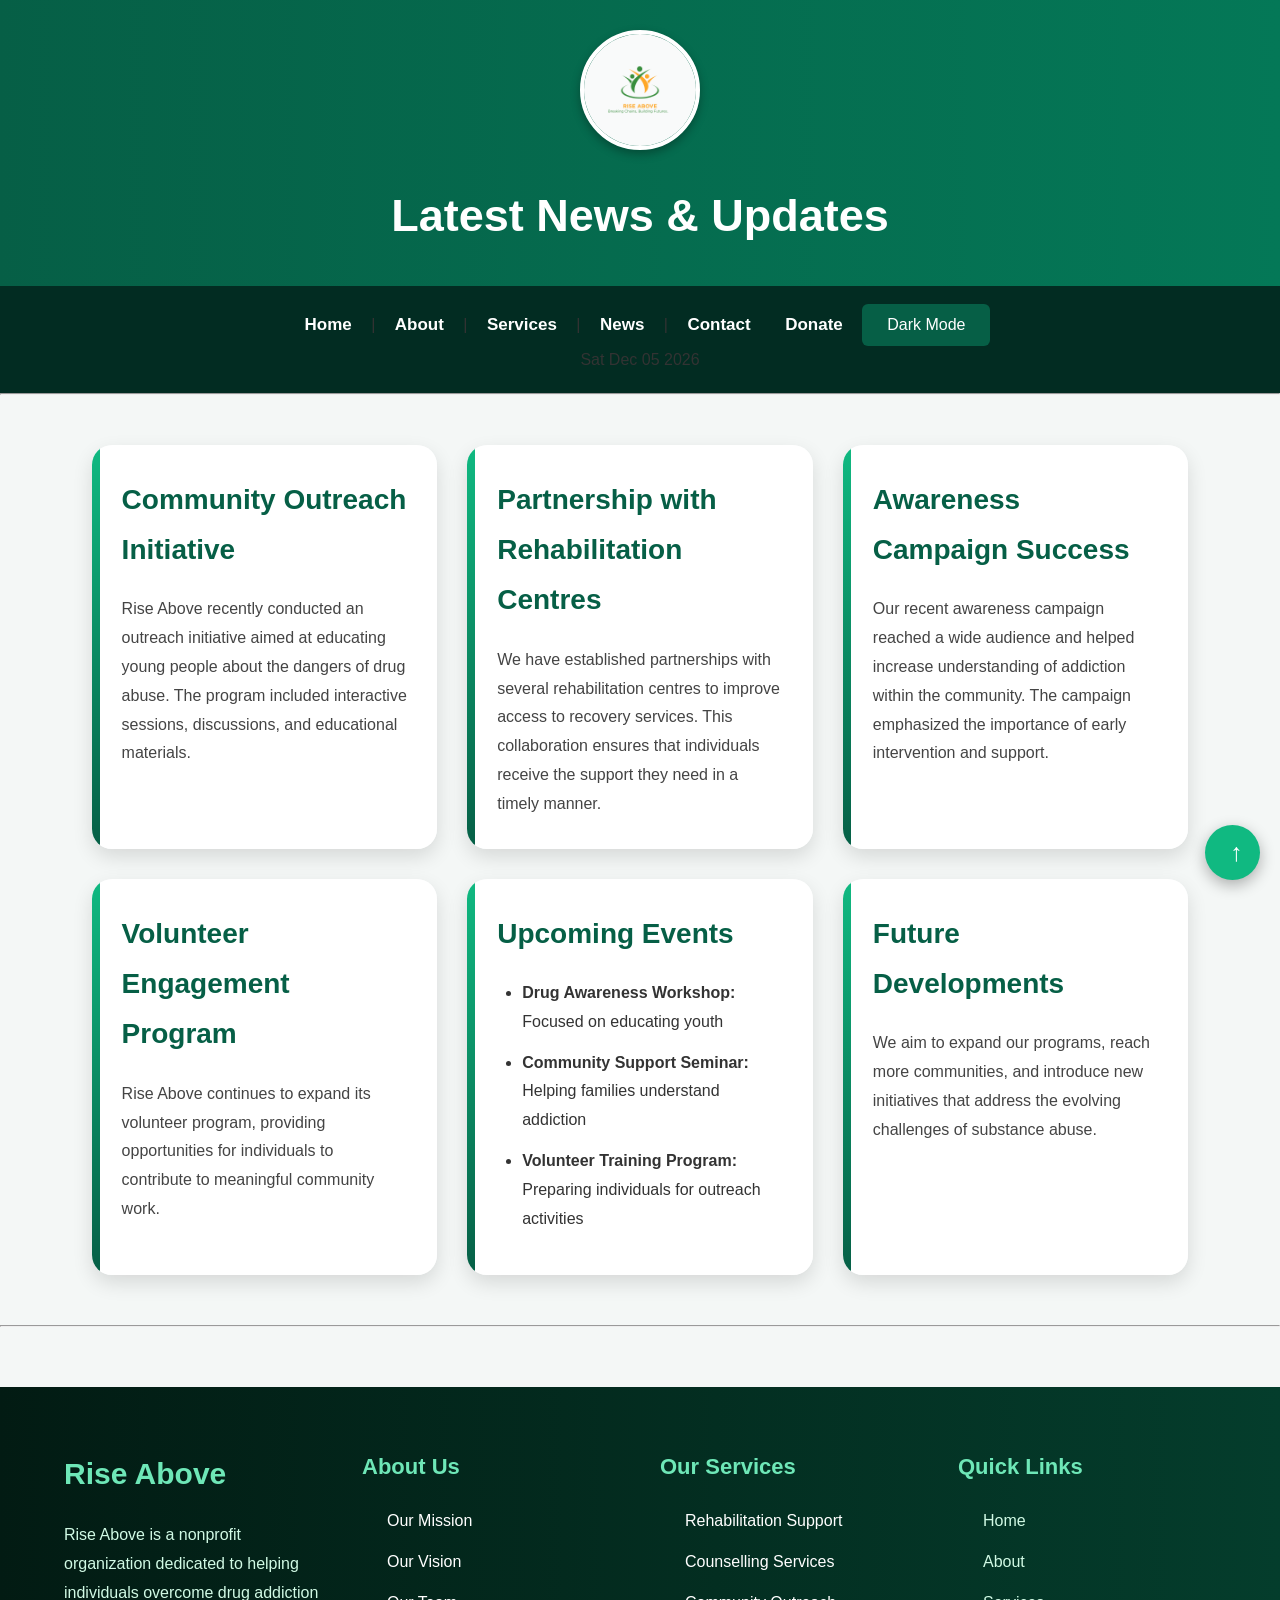
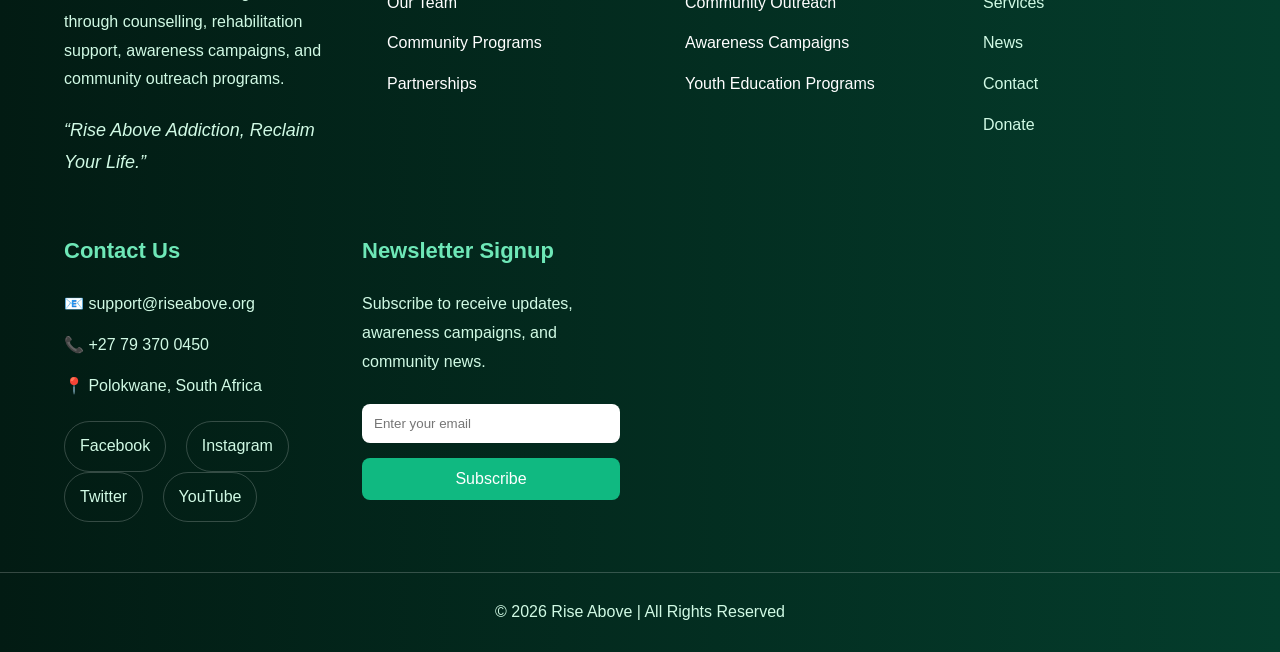
<file: news.html>
<!DOCTYPE html>
<html>
<head>
    <title>Rise Above - News</title>
    <link rel="stylesheet" href="style.css">
</head>
<body>

<header>
    <img src="logo/Green and Orange Simple Charity & Donations Logo.png" alt="Rise Above Logo" width="100"><br>
    <h1>Latest News & Updates</h1>
</header>

<nav>
    <a href="index.html">Home</a> |
    <a href="about.html">About</a> |
    <a href="services.html">Services</a> |
    <a href="news.html">News</a> |
    <a href="contact.html">Contact</a>
    <a href="donate.html">Donate</a>

    <button id="darkMode">
Dark Mode
</button>

<p id="today"></p>
</nav>

<hr>
<div class="info-container">
 <div class="info-box">
<h2>Community Outreach Initiative</h2>
<p>Rise Above recently conducted an outreach initiative aimed at educating young people about the dangers of drug abuse. The program included interactive sessions, discussions, and educational materials.</p>
</div>

 <div class="info-box">
<h2>Partnership with Rehabilitation Centres</h2>
<p>We have established partnerships with several rehabilitation centres to improve access to recovery services. This collaboration ensures that individuals receive the support they need in a timely manner.</p>
</div>

 <div class="info-box">
<h2>Awareness Campaign Success</h2>
<p>Our recent awareness campaign reached a wide audience and helped increase understanding of addiction within the community. The campaign emphasized the importance of early intervention and support.</p>
</div>

 <div class="info-box">
<h2>Volunteer Engagement Program</h2>
<p>Rise Above continues to expand its volunteer program, providing opportunities for individuals to contribute to meaningful community work.</p>
 </div>
 <div class="info-box">
<h2>Upcoming Events</h2>
<ul>
    <li><b>Drug Awareness Workshop:</b> Focused on educating youth</li>
    <li><b>Community Support Seminar:</b> Helping families understand addiction</li>
    <li><b>Volunteer Training Program:</b> Preparing individuals for outreach activities</li>
</ul>
 </div>
 
 <div class="info-box">
<h2>Future Developments</h2>
<p>We aim to expand our programs, reach more communities, and introduce new initiatives that address the evolving challenges of substance abuse.</p>
 </div>

</div>
<hr>

<button id="topBtn">↑</button>

<footer>

<div class="footer-container">

    <!-- FOOTER BRAND -->
    <div class="footer-section">
        <h2>Rise Above</h2>

        <p>
            Rise Above is a nonprofit organization dedicated to helping
            individuals overcome drug addiction through counselling,
            rehabilitation support, awareness campaigns, and community outreach programs.
        </p>

        <p class="footer-slogan">
            “Rise Above Addiction, Reclaim Your Life.”
        </p>
    </div>

    <!-- ABOUT -->
    <div class="footer-section">
        <h3>About Us</h3>

        <ul>
            <li>Our Mission</li>
            <li>Our Vision</li>
            <li>Our Team</li>
            <li>Community Programs</li>
            <li>Partnerships</li>
        </ul>
    </div>

    <!-- SERVICES -->
    <div class="footer-section">
        <h3>Our Services</h3>

        <ul>
            <li>Rehabilitation Support</li>
            <li>Counselling Services</li>
            <li>Community Outreach</li>
            <li>Awareness Campaigns</li>
            <li>Youth Education Programs</li>
        </ul>
    </div>

    <!-- QUICK LINKS -->
    <div class="footer-section">
        <h3>Quick Links</h3>

        <ul>
            <li><a href="index.html">Home</a></li>
            <li><a href="about.html">About</a></li>
            <li><a href="services.html">Services</a></li>
            <li><a href="news.html">News</a></li>
            <li><a href="contact.html">Contact</a></li>
            <li><a href="donate.html">Donate</a></li>
        </ul>
    </div>

    <!-- CONTACT -->
    <div class="footer-section">
        <h3>Contact Us</h3>

        <p>📧 support@riseabove.org</p>
        <p>📞 +27 79 370 0450</p>
        <p>📍 Polokwane, South Africa</p>

        <div class="social-icons">
            <a href="#">Facebook</a>
            <a href="#">Instagram</a>
            <a href="#">Twitter</a>
            <a href="#">YouTube</a>
        </div>
    </div>

    <!-- NEWSLETTER -->
    <div class="footer-section newsletter">
        <h3>Newsletter Signup</h3>

        <p>
            Subscribe to receive updates, awareness campaigns,
            and community news.
        </p>

        <form id="newsletterForm">
            <input type="email" placeholder="Enter your email">
            <button type="submit">Subscribe</button>
        </form>
    </div>

</div>

<!-- FOOTER BOTTOM -->
<div class="footer-bottom">

    <p>&copy; <span id="year"></span> Rise Above | All Rights Reserved</p>

</div>

</footer>
<script src="script.js"></script>
</body>
</html>
</file>
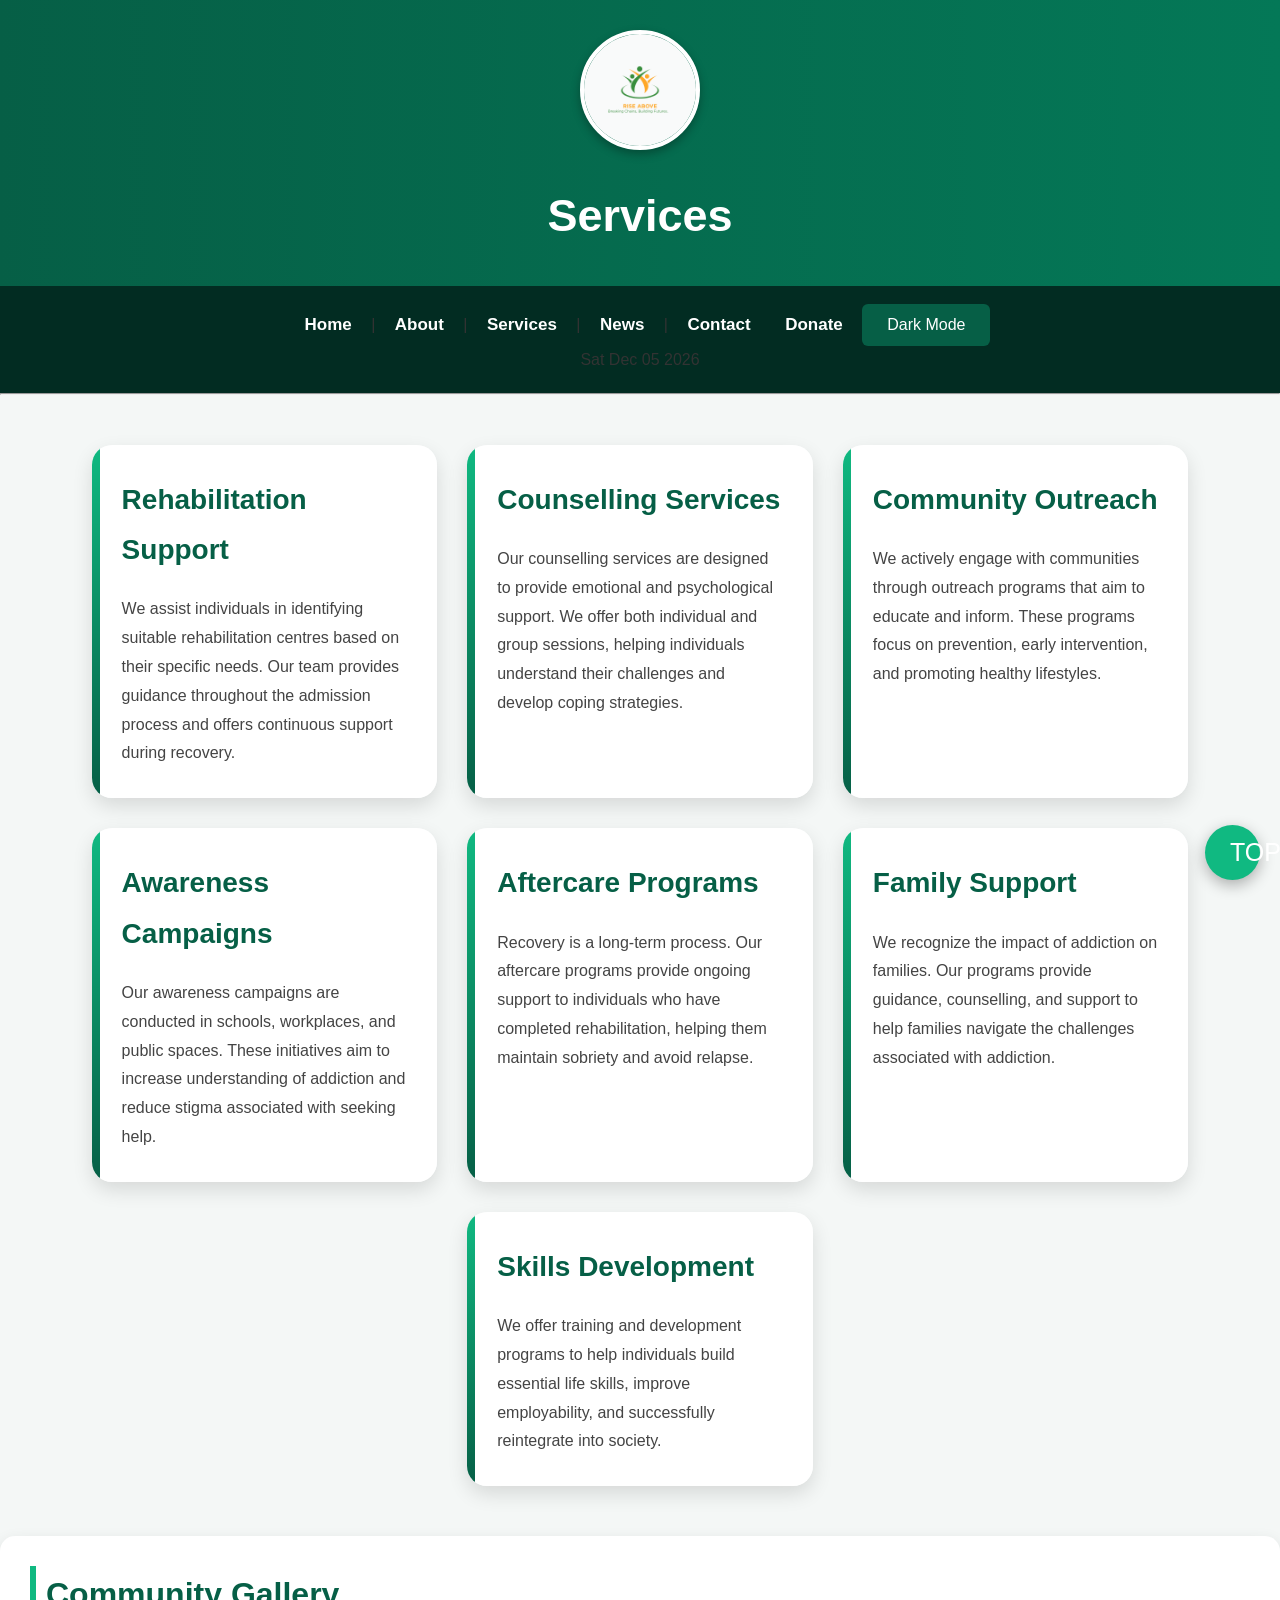
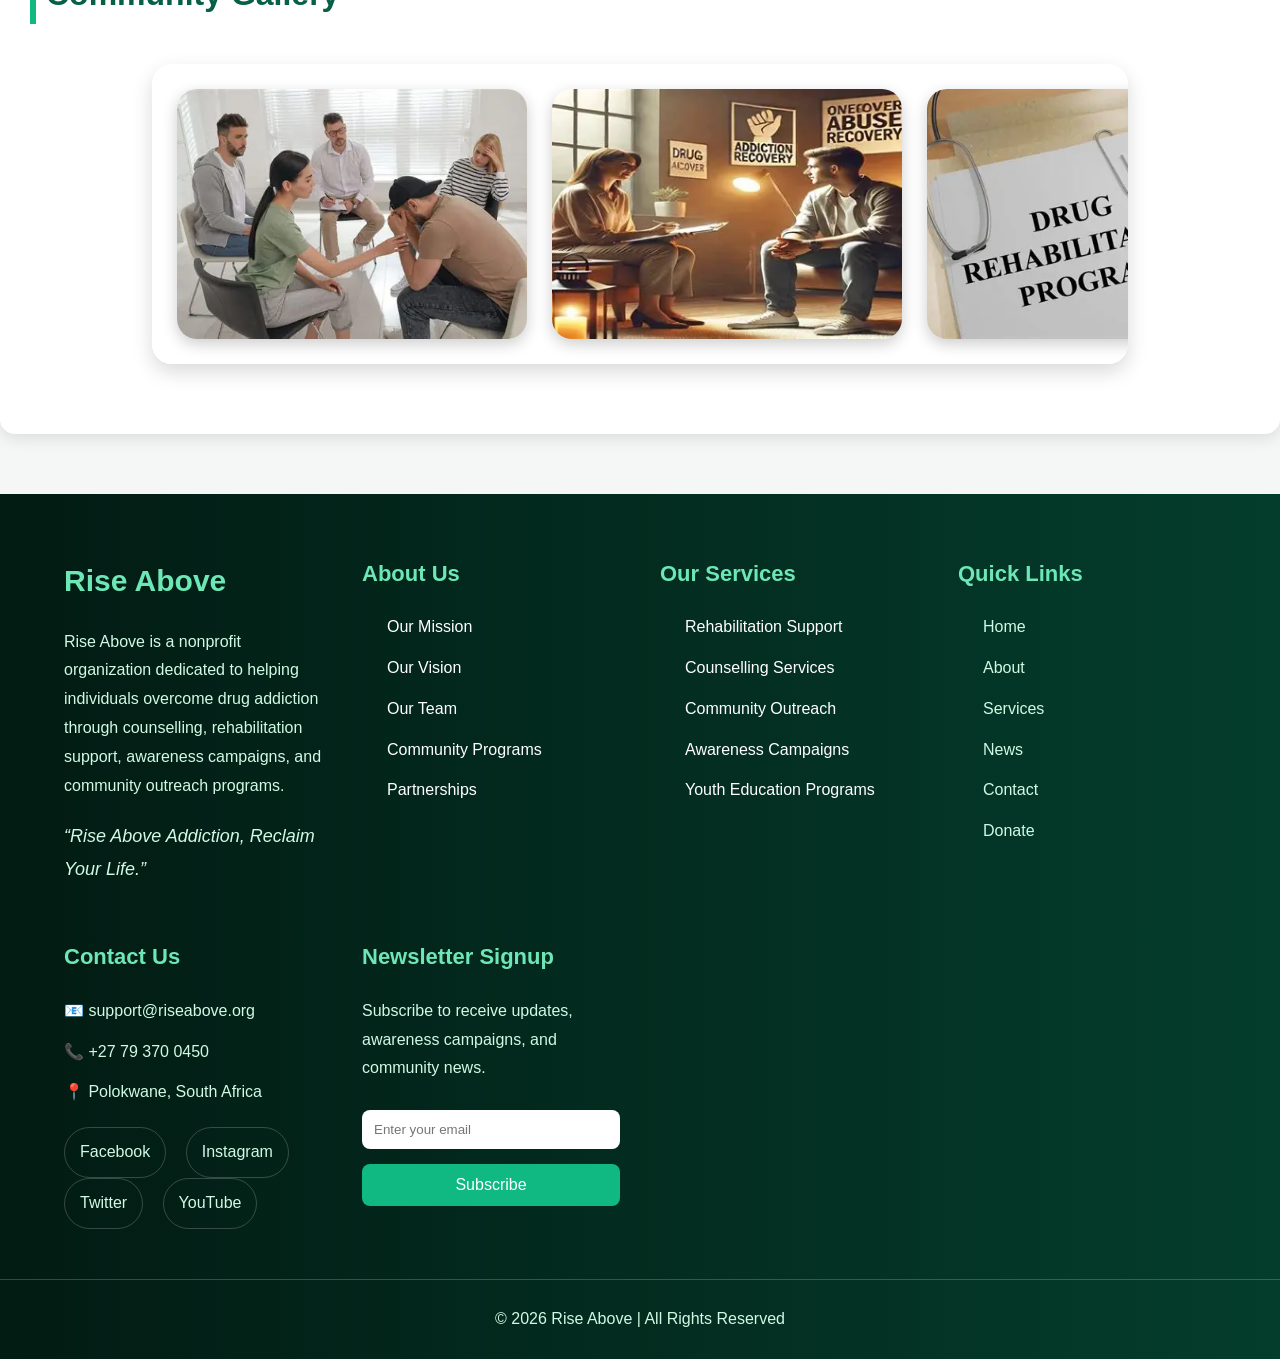
<file: services.html>
<!DOCTYPE html>
<html>
<head>
    <title>Rise Above - Services</title>
    <link rel="stylesheet" href="style.css">
</head>
<body>

<header>
    <img src="logo/Green and Orange Simple Charity & Donations Logo.png" alt="Rise Above Logo" width="100"><br>
    <h1>Services</h1>
</header>
<nav>
    <a href="index.html">Home</a> |
    <a href="about.html">About</a> |
    <a href="services.html">Services</a> |
    <a href="news.html">News</a> |
    <a href="contact.html">Contact</a>
    <a href="donate.html">Donate</a>

<button id="darkMode">
Dark Mode
</button>

<p id="today"></p>

</nav>


<hr>

<div class="info-container">

    <div class="info-box">
        <h2>Rehabilitation Support</h2>

    <p>We assist individuals in identifying suitable rehabilitation centres based on their specific needs. 
       Our team provides guidance throughout the admission process and offers continuous support during recovery.</p>
    </div>

    <div class="info-box">
        <h2>Counselling Services</h2>
   <p>Our counselling services are designed to provide emotional and psychological support. We offer both individual and group sessions, helping individuals understand their challenges and develop coping strategies.</p>
    </div>

    <div class="info-box">
        <h2>Community Outreach</h2>
      <p>We actively engage with communities through outreach programs that aim to educate and inform. These programs focus on prevention, early intervention, and promoting healthy lifestyles.</p>
    </div>

  <div class="info-box">
       <h2>Awareness Campaigns</h2>
       <p>Our awareness campaigns are conducted in schools, workplaces, and public spaces. These initiatives aim to increase understanding of addiction and reduce stigma associated with seeking help.</p>
    </div>

  <div class="info-box">
        <h2>Aftercare Programs</h2>
        <p>Recovery is a long-term process. Our aftercare programs provide ongoing support to individuals who have completed rehabilitation, helping them maintain sobriety and avoid relapse.</p>
    </div>

  <div class="info-box">
       <h2>Family Support</h2>
       <p>We recognize the impact of addiction on families. Our programs provide guidance, counselling, and support to help families navigate the challenges associated with addiction.</p>
    </div>

  <div class="info-box">
    
       <h2>Skills Development</h2>
       <p>We offer training and development programs to help individuals build essential life skills, improve employability, and successfully reintegrate into society.</p>
    </div>
</div>
<section>

<h2>Community Gallery</h2>

<div class="album-container">

    <div class="album-slider">

        <img src="logo/OIP.webp" alt="Helping people recover" width="30%" class="gallery-image">
        <img src="logo/OIP (1).webp" alt="Helping people recover" width="30%" class="gallery-image">
        <img src="logo/OIP (2).webp" alt="Helping people recover" width="30%" class="gallery-image">
        <img src="logo/OIP.webp" alt="Helping people recover" width="30%" class="gallery-image">
        <img src="logo/OIP (1).webp" alt="Helping people recover" width="30%" class="gallery-image">
        <img src="logo/OIP (2).webp" alt="Helping people recover" width="30%" class="gallery-image">

    </div>

</div>

</section>

<button id="topBtn">TOP</button>

<footer>

<div class="footer-container">

    <!-- FOOTER BRAND -->
    <div class="footer-section">
        <h2>Rise Above</h2>

        <p>
            Rise Above is a nonprofit organization dedicated to helping
            individuals overcome drug addiction through counselling,
            rehabilitation support, awareness campaigns, and community outreach programs.
        </p>

        <p class="footer-slogan">
            “Rise Above Addiction, Reclaim Your Life.”
        </p>
    </div>

    <!-- ABOUT -->
    <div class="footer-section">
        <h3>About Us</h3>

        <ul>
            <li>Our Mission</li>
            <li>Our Vision</li>
            <li>Our Team</li>
            <li>Community Programs</li>
            <li>Partnerships</li>
        </ul>
    </div>

    <!-- SERVICES -->
    <div class="footer-section">
        <h3>Our Services</h3>

        <ul>
            <li>Rehabilitation Support</li>
            <li>Counselling Services</li>
            <li>Community Outreach</li>
            <li>Awareness Campaigns</li>
            <li>Youth Education Programs</li>
        </ul>
    </div>

    <!-- QUICK LINKS -->
    <div class="footer-section">
        <h3>Quick Links</h3>

        <ul>
            <li><a href="index.html">Home</a></li>
            <li><a href="about.html">About</a></li>
            <li><a href="services.html">Services</a></li>
            <li><a href="news.html">News</a></li>
            <li><a href="contact.html">Contact</a></li>
            <li><a href="donate.html">Donate</a></li>
        </ul>
    </div>

    <!-- CONTACT -->
    <div class="footer-section">
        <h3>Contact Us</h3>

        <p>📧 support@riseabove.org</p>
        <p>📞 +27 79 370 0450</p>
        <p>📍 Polokwane, South Africa</p>

        <div class="social-icons">
            <a href="#">Facebook</a>
            <a href="#">Instagram</a>
            <a href="#">Twitter</a>
            <a href="#">YouTube</a>
        </div>
    </div>

    <!-- NEWSLETTER -->
    <div class="footer-section newsletter">
        <h3>Newsletter Signup</h3>

        <p>
            Subscribe to receive updates, awareness campaigns,
            and community news.
        </p>

        <form id="newsletterForm">
            <input type="email" placeholder="Enter your email">
            <button type="submit">Subscribe</button>
        </form>
    </div>

</div>

<!-- FOOTER BOTTOM -->
<div class="footer-bottom">

   <p>&copy; <span id="year"></span> Rise Above | All Rights Reserved</p>

</div>

</footer>
<script src="script.js"></script>
</body>
</html>
</file>
<file: style.css>
/* RESET */
html{

    scroll-behavior: smooth;

}
*{
    margin: 0;
    padding: 0;
    box-sizing: border-box;
}

/* BODY */
body{
    font-family: Arial, sans-serif;
    background-color: #f4f7f6;
    color: #333;
    line-height: 1.8;
}

/* HEADER */
header{
    background: linear-gradient(to right, #065f46, #047857);
    text-align: center;
    padding: 30px;
    animation: fadeIn 1.5s ease;
}

header img{
    width: 120px;
    border-radius: 50%;
    border: 4px solid white;
    box-shadow: 0px 4px 10px rgba(0,0,0,0.3);
}

header h1{
    color: white;
    margin-top: 15px;
    font-size: 45px;
}

header p{
    color: #d1fae5;
    font-size: 18px;
    margin-top: 10px;
}

/* NAVBAR */
nav{
    background-color: #022c22;
    padding: 18px;
    text-align: center;
    position: sticky;
    top: 0;
    z-index: 1000;
}

nav a{
    color: white;
    text-decoration: none;
    margin: 0 15px;
    font-size: 17px;
    font-weight: bold;
    transition: 0.3s;
}

nav a:hover{
    color: #6ee7b7;
}

/* MAIN CONTENT */
main{
    width: 90%;
    margin: auto;
    padding: 40px 0;
}

/* SECTION CARDS */
section{
    background-color: white;
    margin-bottom: 35px;
    padding: 30px;
    border-radius: 15px;
    box-shadow: 0px 5px 15px rgba(0,0,0,0.1);
    transition: transform 0.3s ease;
    animation: slideUp 1s ease;
}

section:hover{
    transform: translateY(-5px);
}

/* HEADINGS */
section h2{
    color: #065f46;
    margin-bottom: 20px;
    font-size: 32px;
    border-left: 6px solid #10b981;
    padding-left: 10px;
}

section h3{
    color: #047857;
    margin-bottom: 15px;
}

/* PARAGRAPHS */
section p{
    margin-bottom: 15px;
    font-size: 17px;
}

/* LISTS */
ul{
    margin-left: 25px;
    margin-top: 15px;
}

ul li{
    margin-bottom: 12px;
}

/* IMAGES */
.gallery{
    display: flex;
    gap: 20px;
    margin-top: 20px;
    flex-wrap: wrap;
}

.gallery img{
    width: 48%;
    border-radius: 15px;
    transition: 0.4s;
    box-shadow: 0px 4px 12px rgba(0,0,0,0.2);
}

.gallery img:hover{
    transform: scale(1.03);
}

/* BUTTONS */
button{
    background-color: #065f46;
    color: white;
    border: none;
    padding: 12px 25px;
    border-radius: 6px;
    cursor: pointer;
    transition: 0.3s;
    font-size: 16px;
}

button:hover{
    background-color: #10b981;
}

/* INPUTS */
input,
textarea,
select{
    width: 100%;
    padding: 12px;
    margin-top: 10px;
    margin-bottom: 20px;
    border-radius: 5px;
    border: 1px solid #ccc;
}

/* ================= FOOTER ================= */

footer{
    background: linear-gradient(to right, #021b13, #043d2c);
    color: white;
    margin-top: 60px;
    padding-top: 60px;
    overflow: hidden;
    position: relative;
}

/* FOOTER CONTAINER */
.footer-container{
    width: 90%;
    margin: auto;

    display: grid;
    grid-template-columns: repeat(auto-fit, minmax(250px, 1fr));

    gap: 40px;
}

/* FOOTER SECTIONS */
.footer-section{
    animation: footerFade 1.2s ease;
}

.footer-section h2{
    color: #6ee7b7;
    margin-bottom: 20px;
    font-size: 30px;
}

.footer-section h3{
    color: #6ee7b7;
    margin-bottom: 20px;
    font-size: 22px;
}

.footer-section p{
    color: #d1fae5;
    line-height: 1.8;
    margin-bottom: 12px;
}

/* FOOTER LIST */
.footer-section ul{
    list-style: none;
    padding: 0;
}

.footer-section ul li{
    margin-bottom: 12px;
    transition: 0.3s;
}

.footer-section ul li:hover{
    transform: translateX(5px);
    color: #6ee7b7;
}

/* FOOTER LINKS */
.footer-section a{
    color: #d1fae5;
    text-decoration: none;
    transition: 0.3s;
}

.footer-section a:hover{
    color: #6ee7b7;
}

/* SLOGAN */
.footer-slogan{
    margin-top: 20px;
    font-style: italic;
    color: #6ee7b7;
    font-size: 18px;
}

/* SOCIAL ICONS */
.social-icons{
    margin-top: 20px;
}

.social-icons a{
    display: inline-block;
    margin-right: 15px;
    padding: 10px 15px;
    border: 1px solid rgba(255,255,255,0.2);
    border-radius: 30px;
    transition: 0.4s;
}

.social-icons a:hover{
    background-color: #10b981;
    transform: translateY(-5px);
}

/* NEWSLETTER */
.newsletter input{
    width: 100%;
    padding: 12px;
    border: none;
    border-radius: 8px;
    margin-top: 15px;
    margin-bottom: 15px;
}

.newsletter button{
    width: 100%;
    padding: 12px;
    border: none;
    border-radius: 8px;
    background-color: #10b981;
    color: white;
    font-size: 16px;
    cursor: pointer;
    transition: 0.4s;
}

.newsletter button:hover{
    background-color: #059669;
    transform: scale(1.03);
}

/* FOOTER BOTTOM */
.footer-bottom{
    margin-top: 50px;
    border-top: 1px solid rgba(255,255,255,0.2);
    text-align: center;
    padding: 25px;
    color: #d1fae5;
}

/* ANIMATION */
@keyframes footerFade{

    from{
        opacity: 0;
        transform: translateY(40px);
    }

    to{
        opacity: 1;
        transform: translateY(0);
    }

}

/* ANIMATIONS */
@keyframes fadeIn{
    from{
        opacity: 0;
    }
    to{
        opacity: 1;
    }
}

@keyframes slideUp{
    from{
        transform: translateY(40px);
        opacity: 0;
    }
    to{
        transform: translateY(0);
        opacity: 1;
    }
}

/* RESPONSIVE */
@media(max-width:768px){

    nav a{
        display: block;
        margin: 12px 0;
    }

    .gallery img{
        width: 100%;
    }

    section h2{
        font-size: 25px;
    }

    header h1{
        font-size: 35px;
    }

}
/* ===== IMAGE ALBUM ===== */

.album-container{

    width: 80%;
    margin: 40px auto;

    overflow-x: auto;

    scroll-behavior: smooth;

    background: white;

    padding: 25px;

    border-radius: 20px;

    box-shadow: 0px 8px 20px rgba(0,0,0,0.15);

}

/* HIDE SCROLLBAR */
.album-container::-webkit-scrollbar{
    display: none;
}

/* SLIDER */
.album-slider{

    display: flex;

    gap: 25px;

    width: max-content;

    animation: autoSlide 20s linear infinite;

}
@keyframes autoSlide{

    0%{
        transform: translateX(0);
    }

    100%{
        transform: translateX(-50%);
    }

}
.album-container:hover .album-slider{

    animation-play-state: paused;

}

/* IMAGES */
.album-slider img{

    width: 350px;

    height: 250px;

    object-fit: cover;

    border-radius: 20px;

    transition: 0.5s;

    cursor: pointer;

    box-shadow: 0px 5px 15px rgba(0,0,0,0.2);

}

/* HOVER EFFECT */
.album-slider img:hover{

    transform: scale(1.05) rotate(1deg);

    box-shadow: 0px 10px 25px rgba(0,0,0,0.3);

}
/* ===== INFO BOXES ===== */

/* ===== INFO CONTAINER ===== */

.info-container{

    width: 90%;

    margin: 50px auto;

    display: flex;

    flex-wrap: wrap;

    justify-content: center;

    gap: 30px;

}

/* ===== INFO BOX ===== */

.info-box{

    width: 30%;

    min-width: 300px;

    background: rgba(255,255,255,0.95);

    padding: 30px;

    border-radius: 20px;

    box-shadow: 0px 8px 20px rgba(0,0,0,0.12);

    transition: 0.4s;

    position: relative;

    overflow: hidden;

    animation: fadeUp 1s ease;

    backdrop-filter: blur(10px);

}

/* HOVER EFFECT */
.info-box:hover{

    transform: translateY(-10px) scale(1.03);

    box-shadow: 0px 18px 35px rgba(0,0,0,0.2);

}

/* LEFT BORDER */
.info-box::before{

    content: "";

    position: absolute;

    left: 0;

    top: 0;

    width: 8px;

    height: 100%;

    background: linear-gradient(to bottom, #10b981, #065f46);

}

/* HEADINGS */
.info-box h2{

    color: #065f46;

    margin-bottom: 20px;

    font-size: 28px;

}

/* TEXT */
.info-box p{

    color: #444;

    line-height: 1.8;

    font-size: 16px;

}

/* ANIMATION */
@keyframes fadeUp{

    from{

        opacity: 0;

        transform: translateY(40px);

    }

    to{

        opacity: 1;

        transform: translateY(0);

    }

}

/* ================= ABOUT PAGE ================= */

.about-container{

    width: 90%;

    margin: 50px auto;

    display: flex;

    flex-wrap: wrap;

    justify-content: center;

    gap: 35px;

}

/* ABOUT BOXES */
.about-box{

    width: 45%;

    min-width: 320px;

    background: rgba(255,255,255,0.95);

    padding: 35px;

    border-radius: 25px;

    box-shadow: 0px 8px 25px rgba(0,0,0,0.12);

    transition: 0.5s;

    position: relative;

    overflow: hidden;

    animation: aboutFade 1s ease;

}

/* HOVER */
.about-box:hover{

    transform: translateY(-10px) scale(1.02);

    box-shadow: 0px 18px 35px rgba(0,0,0,0.2);

}

/* TOP EFFECT */
.about-box::before{

    content: "";

    position: absolute;

    top: 0;

    left: 0;

    width: 100%;

    height: 7px;

    background: linear-gradient(to right, #10b981, #065f46);

}

/* HEADINGS */
.about-box h2{

    color: #065f46;

    margin-bottom: 20px;

    font-size: 30px;

}

/* TEXT */
.about-box p{

    color: #444;

    line-height: 1.9;

    font-size: 17px;

}

/* LISTS */
.about-box ul{

    margin-left: 20px;

    margin-top: 15px;

}

.about-box ul li{

    margin-bottom: 15px;

    font-size: 17px;

    transition: 0.3s;

}

.about-box ul li:hover{

    color: #10b981;

    transform: translateX(5px);

}

/* ===== PROPOSAL SECTION ===== */

.proposal-text{

    margin-top: 10px;

    margin-bottom: 25px;

    color: #555;

    line-height: 1.8;

}

/* BUTTON CONTAINER */
.proposal-buttons{

    display: flex;

    flex-direction: column;

    gap: 20px;

}

/* DOWNLOAD BUTTONS */
.proposal-buttons a{

    display: block;

    text-decoration: none;

    background: linear-gradient(to right, #065f46, #10b981);

    color: white;

    padding: 18px;

    border-radius: 15px;

    text-align: center;

    font-size: 17px;

    font-weight: bold;

    transition: 0.4s;

    box-shadow: 0px 5px 15px rgba(0,0,0,0.15);

}

/* HOVER EFFECT */
.proposal-buttons a:hover{

    transform: translateY(-5px) scale(1.02);

    box-shadow: 0px 12px 25px rgba(0,0,0,0.25);

    background: linear-gradient(to right, #047857, #34d399);

}

/* ANIMATION */
@keyframes aboutFade{

    from{

        opacity: 0;

        transform: translateY(40px);

    }

    to{

        opacity: 1;

        transform: translateY(0);

    }

}

/* RESPONSIVE */
@media(max-width:768px){

    .about-box{

        width: 100%;

    }

}

/* ========== CONTACT PAGE NEW DESIGN ========== */

.contact-page{

    width: 90%;

    margin: 60px auto;

    display: flex;

    gap: 40px;

    align-items: flex-start;

}

/* LEFT SIDE */
.contact-left{

    flex: 1;

    background: linear-gradient(145deg, #065f46, #022c22);

    color: white;

    padding: 40px;

    border-radius: 20px;

    box-shadow: 0px 10px 30px rgba(0,0,0,0.3);

    animation: slideLeft 1s ease;

}

/* RIGHT SIDE */
.contact-right{

    flex: 1;

    background: white;

    padding: 40px;

    border-radius: 20px;

    box-shadow: 0px 10px 25px rgba(0,0,0,0.15);

    animation: slideRight 1s ease;

}

/* HEADINGS */
.contact-left h2,
.contact-right h2{

    margin-bottom: 20px;

    font-size: 28px;

}

/* LEFT TEXT */
.highlight-text{

    margin-bottom: 25px;

    font-size: 16px;

    color: #d1fae5;

}

/* CONTACT INFO */
.contact-info p,
.hours p{

    margin-bottom: 12px;

}

/* EMERGENCY BOX */
.emergency-box{

    margin-top: 30px;

    padding: 20px;

    background: rgba(255,255,255,0.1);

    border-left: 5px solid #10b981;

    border-radius: 10px;

}

/* FORM */
.contact-right form{

    display: flex;

    flex-direction: column;

}

/* INPUTS */
.contact-right input,
.contact-right textarea{

    margin-bottom: 20px;

    padding: 15px;

    border-radius: 10px;

    border: 1px solid #ccc;

    transition: 0.3s;

}

/* FOCUS */
.contact-right input:focus,
.contact-right textarea:focus{

    border-color: #10b981;

    outline: none;

    box-shadow: 0px 0px 10px rgba(16,185,129,0.3);

}

/* TEXTAREA */
.contact-right textarea{

    height: 160px;

    resize: none;

}

/* BUTTON */
.contact-right button{

    padding: 15px;

    border: none;

    border-radius: 10px;

    background: linear-gradient(to right, #065f46, #10b981);

    color: white;

    font-size: 16px;

    cursor: pointer;

    transition: 0.4s;

}

/* BUTTON HOVER */
.contact-right button:hover{

    transform: scale(1.05);

    box-shadow: 0px 10px 20px rgba(0,0,0,0.2);

}

/* ANIMATIONS */
@keyframes slideLeft{

    from{
        opacity: 0;
        transform: translateX(-60px);
    }

    to{
        opacity: 1;
        transform: translateX(0);
    }
}

@keyframes slideRight{

    from{
        opacity: 0;
        transform: translateX(60px);
    }

    to{
        opacity: 1;
        transform: translateX(0);
    }
}

/* RESPONSIVE */
@media(max-width: 768px){

    .contact-page{

        flex-direction: column;

    }

}

/* ========== DONATE PAGE ========== */

.donate-page{

    width: 90%;

    margin: auto;

}

/* HERO */
.donate-hero{

    text-align: center;

    padding: 80px 20px;

    background: linear-gradient(rgba(0,0,0,0.6),
    rgba(0,0,0,0.6)),
    url("logo/OIP\ \(4\).webp");

    background-size: cover;

    background-position: center;

    border-radius: 20px;

    color: white;

    margin-top: 40px;

    animation: fadeHero 1s ease;

}

.donate-hero h2{

    font-size: 50px;

    margin-bottom: 20px;

}

.donate-hero p{

    width: 70%;

    margin: auto;

    line-height: 1.8;

    font-size: 18px;

}

.donate-hero button{

    margin-top: 30px;

    padding: 15px 35px;

    border: none;

    border-radius: 30px;

    background: #10b981;

    color: white;

    font-size: 17px;

    cursor: pointer;

    transition: 0.4s;

}

.donate-hero button:hover{

    transform: scale(1.08);

}

/* IMPACT SECTION */
.impact-section{

    display: flex;

    gap: 30px;

    margin-top: 50px;

    flex-wrap: wrap;

    justify-content: center;

}

.impact-card{

    flex: 1;

    min-width: 250px;

    background: white;

    padding: 35px;

    border-radius: 20px;

    text-align: center;

    box-shadow: 0px 8px 20px rgba(0,0,0,0.12);

    transition: 0.4s;

}

.impact-card:hover{

    transform: translateY(-10px);

}

/* DONATION OPTIONS */
.donation-options{

    margin-top: 70px;

    text-align: center;

}

.donation-options h2{

    margin-bottom: 40px;

    font-size: 40px;

    color: #022c22;

    text-transform: uppercase;

    letter-spacing: 2px;

    position: relative;

}

.donation-boxes{

    display: flex;

    gap: 30px;

    flex-wrap: wrap;

    justify-content: center;

}

.donation-box{

    width: 300px;

    background: linear-gradient(to bottom right,
    #065f46, #10b981);

    color: white;

    padding: 35px;

    border-radius: 20px;

    transition: 0.4s;

}

/* DONATION BOX HEADINGS */
.donation-box h3{

    color: #ffffff;

    font-size: 28px;

    margin-bottom: 20px;

    text-shadow: 2px 2px 8px rgba(0,0,0,0.3);

}

/* DONATION BOX TEXT */
.donation-box p{

    color: #f0fdf4;

    line-height: 1.8;

    font-size: 16px;

}

.donation-box:hover{

    transform: scale(1.05);

}

/* PAYMENT SECTION */
.payment-section{

    display: flex;

    gap: 40px;

    margin-top: 70px;

    flex-wrap: wrap;

}

.payment-left{

    flex: 1;

    background: #022c22;

    color: white;

    padding: 40px;

    border-radius: 20px;

}

.payment-right{

    flex: 1;

    background: white;

    padding: 40px;

    border-radius: 20px;

    box-shadow: 0px 8px 20px rgba(0,0,0,0.12);

}

/* PAYMENT METHODS */
.payment-methods{

    margin-top: 30px;

}

.payment-methods p{

    margin-bottom: 15px;

}

/* BANK DETAILS */
.bank-details{

    margin-top: 40px;

    background: rgba(255,255,255,0.1);

    padding: 20px;

    border-radius: 10px;

}

/* FORM */
.payment-right form{

    display: flex;

    flex-direction: column;

}

.payment-right input{

    margin-bottom: 20px;

    padding: 15px;

    border-radius: 10px;

    border: 1px solid #ccc;

}

.card-row{

    display: flex;

    gap: 20px;

}

.payment-right button{

    padding: 15px;

    border: none;

    border-radius: 10px;

    background: linear-gradient(to right,
    #065f46, #10b981);

    color: white;

    font-size: 16px;

    cursor: pointer;

    transition: 0.4s;

}

.payment-right button:hover{

    transform: scale(1.03);

}

/* TRUST SECTION */
.trust-section{

    margin-top: 70px;

    text-align: center;

    padding: 50px;

    background: white;

    border-radius: 20px;

    box-shadow: 0px 8px 20px rgba(0,0,0,0.1);

}

.trust-section p{

    width: 70%;

    margin: auto;

    line-height: 1.8;

}

/* ANIMATION */
@keyframes fadeHero{

    from{

        opacity: 0;

        transform: translateY(40px);

    }

    to{

        opacity: 1;

        transform: translateY(0);

    }

}

/* RESPONSIVE */
@media(max-width:768px){

    .payment-section{

        flex-direction: column;

    }

    .donate-hero p,
    .trust-section p{

        width: 100%;

    }

}
/* DONATE BUTTON */
.donate-btn{

    display: inline-block;

    margin-top: 30px;

    padding: 15px 35px;

    border-radius: 30px;

    background: #10b981;

    color: white;

    text-decoration: none;

    font-size: 17px;

    transition: 0.4s;

}

.donate-btn:hover{

    transform: scale(1.08);

    background: #047857;

}

.donation-options{

    background: #f5f5f5;

    padding: 60px 20px;

    border-radius: 20px;

}

#topBtn{
    position: fixed;
    bottom: 20px;
    right: 20px;
    width: 55px;
    height: 55px;
    border: none;
    border-radius: 50%;
    background: #10b981;
    color: white;
    font-size: 25px;
    cursor: pointer;
    z-index: 9999;
    box-shadow: 0px 5px 15px rgba(0,0,0,0.3);
}

#topBtn:hover{
    background: #047857;
}

.dark-mode{

background:#111;
color:white;

}
</file>
